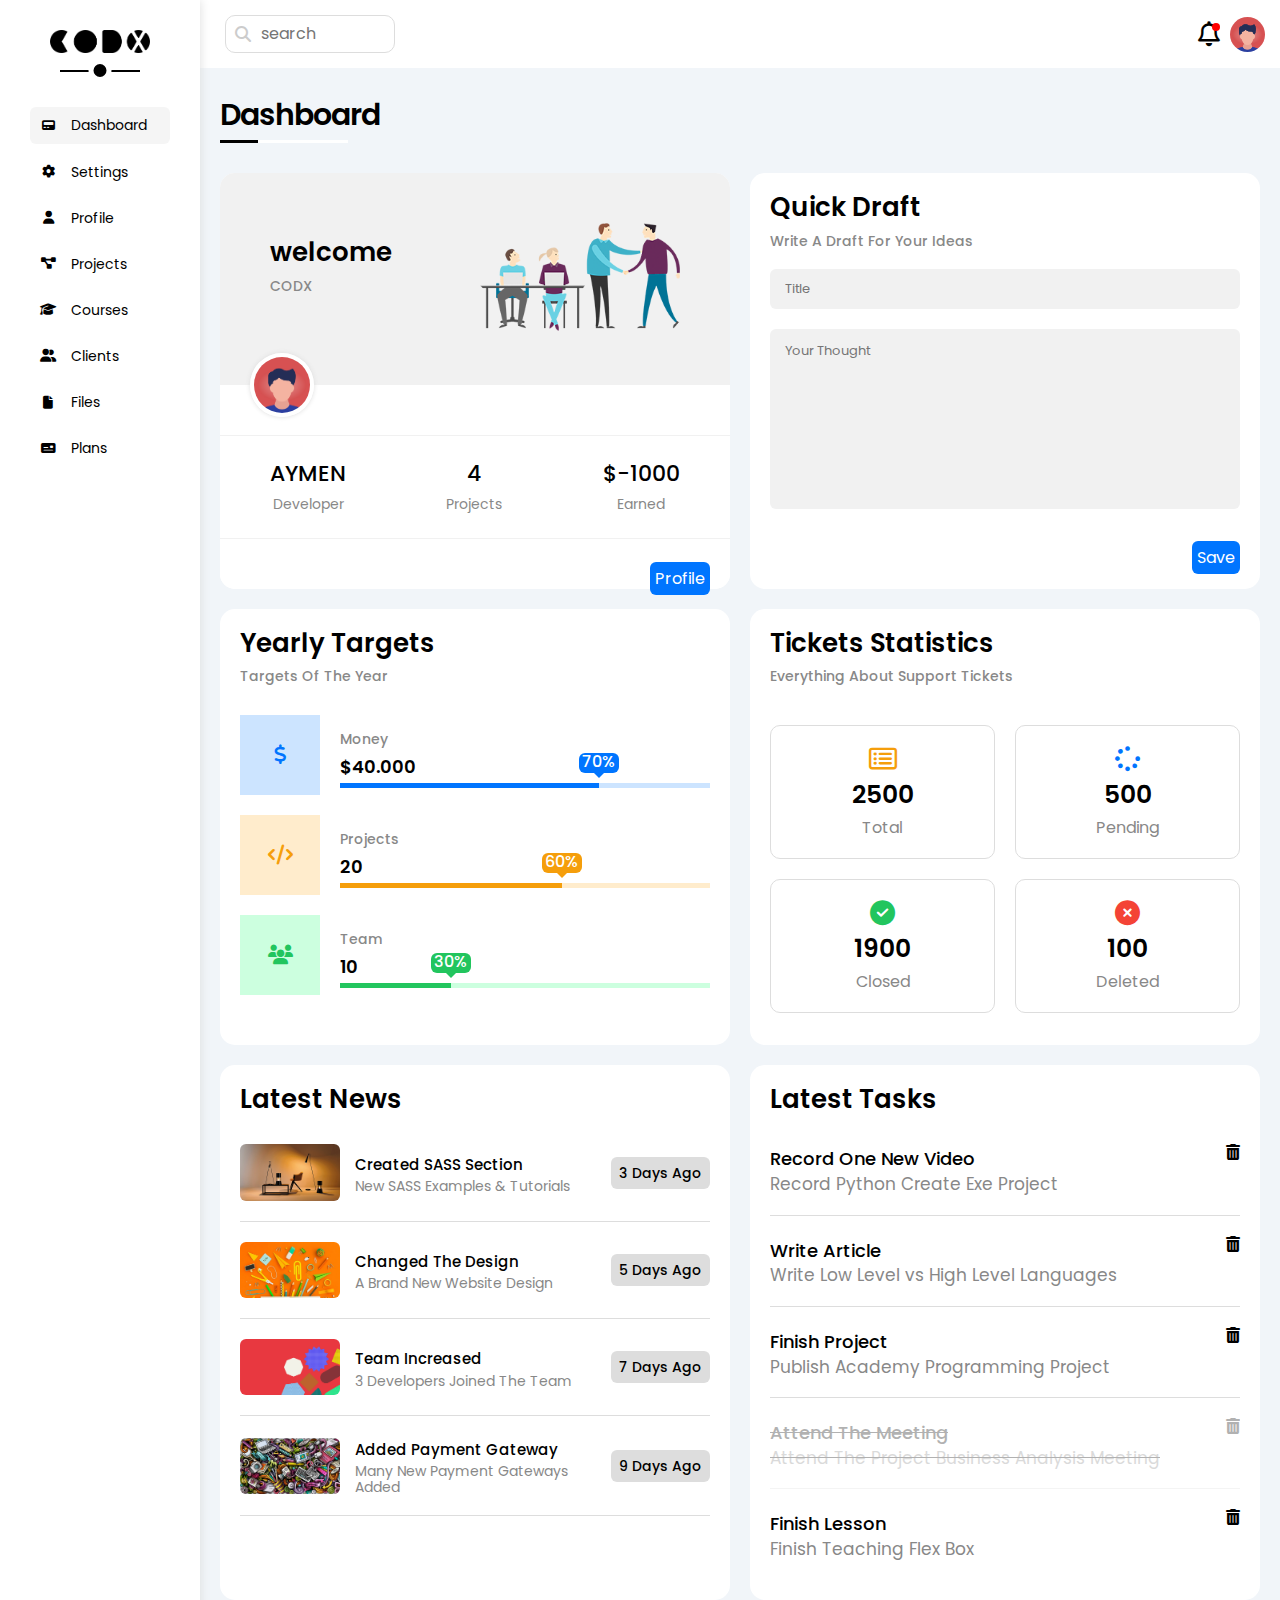
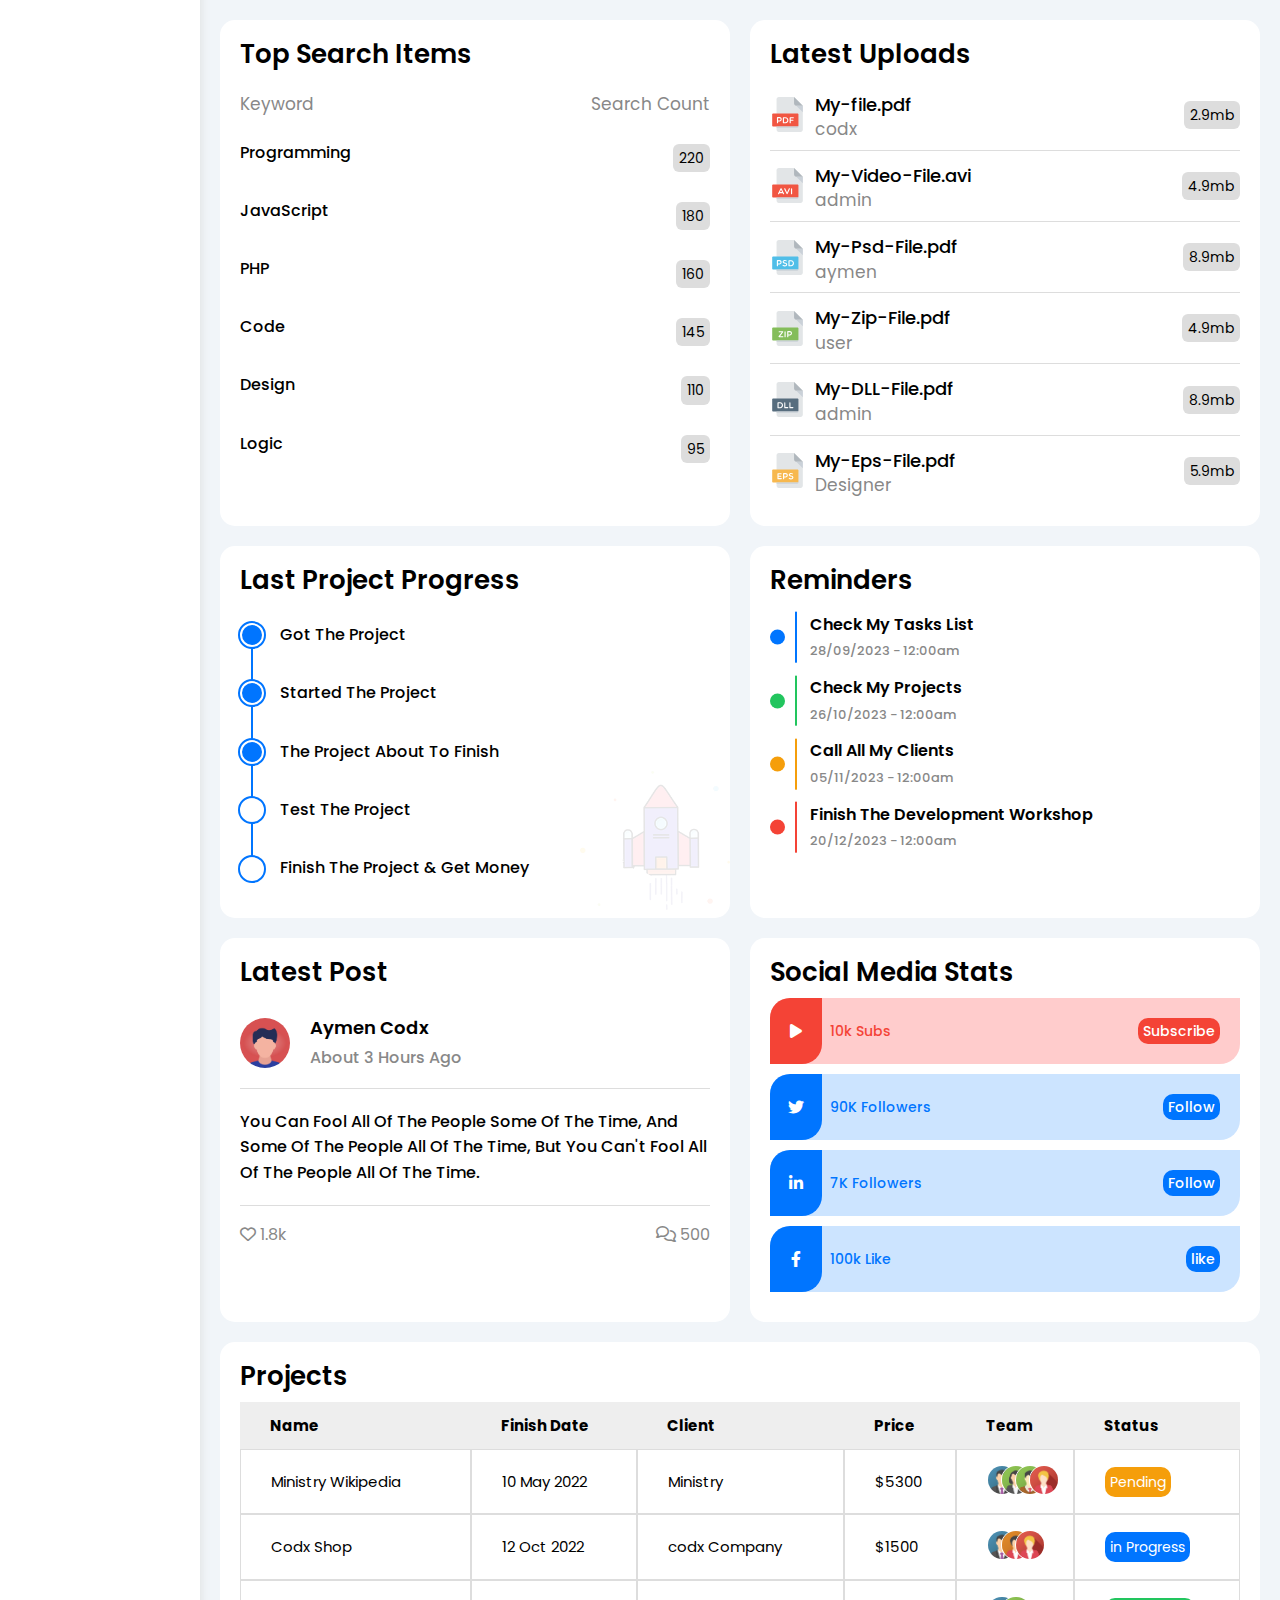
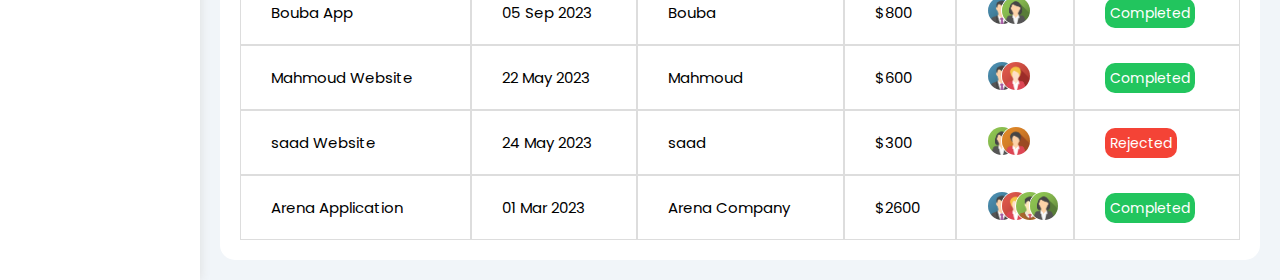
<file: index.html>
<!DOCTYPE html>
<html lang="en">
<head>
    <meta charset="UTF-8">
    <meta http-equiv="X-UA-Compatible" content="IE=edge">
    <meta name="viewport" content="width=device-width, initial-scale=1.0">
    <title>Dashboard</title>
    <!--normalize faile-->
    <link rel="stylesheet" href="https://cdnjs.cloudflare.com/ajax/libs/font-awesome/6.4.0/css/all.min.css" integrity="sha512-iecdLmaskl7CVkqkXNQ/ZH/XLlvWZOJyj7Yy7tcenmpD1ypASozpmT/E0iPtmFIB46ZmdtAc9eNBvH0H/ZpiBw==" crossorigin="anonymous" referrerpolicy="no-referrer" />
    <link rel="stylesheet" href="css/normalize.css">
    <!--icon faile-->
    <link rel="stylesheet" href="css/all.min.css">
    <!--main css faile-->
    <link rel="stylesheet" href="css/main-stayl.css">
    <!--font link-->
    <link rel="preconnect" href="https://fonts.googleapis.com">
    <link rel="preconnect" href="https://fonts.gstatic.com" crossorigin>
    <link href="https://fonts.googleapis.com/css2?family=Poppins:ital,wght@0,100;0,200;0,300;0,400;0,500;0,600;0,700;0,800;0,900;1,100;1,200;1,300;1,400;1,500;1,600;1,700;1,800;1,900&display=swap" rel="stylesheet">
<body>
    <section class="page">
        <!---start menu bar-->
        <div class="bar-menu">
            <div class="name-logo">
                <img src="img/logo2-black.png" alt="">
            </div>
            <ul>
                <li class="active"><a href="index.html"><i class="fa-solid fa-pager"></i><span>Dashboard</span></a></li>
                <li><a href="settings.html"><i class="fa-solid fa-gear"></i><span>Settings</span></a></li>
                <li><a href="profile.html"><i class="fa-solid fa-user"></i><span>Profile</span></a></li>
                <li><a href="projects.html"><i class="fa-solid fa-diagram-project"></i><span>Projects</span></a></li>
                <li><a href="courses.html"><i class="fa-solid fa-graduation-cap"></i><span>Courses</span></a></li>
                <li><a href="client.html"><i class="fa-solid fa-user-group"></i><span>Clients</span></a></li>
                <li><a href="files.html"><i class="fa-solid fa-file"></i> <span>Files</span></a></li>
                <li><a href="plans.html"><i class="fa-solid fa-money-check"></i><span>Plans</span></a></li>
            </ul>
        </div>
        <!---end menu bar-->
        <!--start main page-->
        <div class="main-page">
            <!--start research-bar-->
            <div class="research-bar">
                <div class="search">
                    <i class="fa-solid fa-magnifying-glass"></i>
                    <input type="search" name="" id="" placeholder="search">
                </div>
                <div class="nt-profile">
                    <span><i class="fa-regular fa-bell"></i></span>
                    <img src="img/portafolio-img.jpg" alt="">
                </div>
            </div>
            <!--end research-bar-->
            <!--start page-->
            <div class="main-title">
                <h2>Dashboard</h2>
            </div>

            <div class="container">
                <!--start welcome-->
                <div class="welcome global-box">
                    <div class="welcome-head">
                        <div class="welcome-tit">
                            <h3 class="title-h3">welcome</h3>
                            <p class="par-title">CODX</p>
                        </div>
                       <div class="img">
                        <img src="img/welcome.png" alt="">
                       </div>
                    </div>
                    <div class="conetent">
                        <img src="img/portafolio-img.jpg" alt="">
                        <div class="info">
                           <div class="text">
                            <h4>Aymen</h4>
                            <p>Developer</p>
                           </div>
                           <div class="text">
                            <h4>4</h4>
                            <p>Projects</p>
                           </div>
                           <div class="text">
                            <h4>$-1000</h4>
                            <p>Earned</p>
                           </div>
                        </div>
                        <div class="bott">
                            <a href="">Profile</a>
                        </div>
                    </div>
                </div>
                <!--end welcome-->
                <!---start quick-draft-->
                <div class="quick-draft global-box">
                    <div class="conetent">
                        <div class="mini-title">
                            <h3 class="title-h3">Quick Draft</h3>
                            <p class="par-title">Write A Draft For Your Ideas</p>
                        </div>
                        <div class="ideas">
                            <input type="text" name="" id="" placeholder="Title">
                            <textarea name="" id="" placeholder="Your Thought" spellcheck="false"></textarea>
                        </div>
                        <div class="bott">
                            <a href="">Save</a>
                        </div>

                    </div>
                </div>
                <!---end quick-draft-->
                <!---start Yearly Targets-->
                <div class="yearly-targ global-box">
                    <div class="conetent">
                        <div class="mini-title">
                            <h3 class="title-h3">Yearly Targets</h3>
                            <p class="par-title">Targets Of The Year</p>
                        </div>
                        <div class="bar-targets">
                            <div class="bar">
                                <div class="icon b-blue">
                                    <i class="fa-solid fa-dollar-sign c-blue"></i>
                                </div>
                                <div class="info">
                                    <p class="par-title p-10px">Money</p>
                                    <span>$40.000</span>
                                    <div class="bar-nuber b-blue">
                                        <span style="width: 70%;" class="back-blue">
                                        <span class="back-blue">
                                            70%
                                        </span>
                                    </span>
                                    </div>
                                </div>
                            </div>
                            <div class="bar">
                                <div class="icon b-orang">
                                    <i class="fa-solid fa-code c-orang"></i>
                                </div>  
                                <div class="info">
                                    <p class="par-title p-10px">Projects</p>
                                    <span>20</span>
                                    <div class="bar-nuber b-orang">
                                        <span style="width: 60%;" class="back-orang">
                                            <span class="back-orang">
                                                60%
                                            </span></span>
                                    </div>
                                </div>
                            </div>
                            <div class="bar">
                                <div class="icon b-green">
                                    <i class="fa-solid fa-users c-green"></i>
                                </div>
                                <div class="info">
                                    <p class="par-title p-10px">Team</p>
                                    <span>10</span>
                                    <div class="bar-nuber b-green">
                                        <span style="width:30%; " class="back-green"><span class="back-green">
                                            30%
                                        </span></span>
                                    </div>
                                </div>
                            </div>
                        </div>
                    </div>
                </div>
                <!---end Yearly Targets-->
                <!--start Tickets Statistics-->
                <div class="tickets global-box">
                    <div class="conetent">
                        <div class="mini-title">
                            <h3 class="title-h3">Tickets Statistics</h3>
                            <p class="par-title">Everything About Support Tickets</p>
                        </div>
                        <div class="box">
                            <div class="info">
                                <i class="fa-regular fa-rectangle-list c-orang"></i>
                                <span>2500</span>
                                <p>Total</p>
                            </div>
                            <div class="info">
                                <i class="fa-solid fa-spinner  c-blue"></i>
                                <span>500</span>
                                <p>Pending</p>
                            </div>
                            <div class="info">
                                <i class="fa-solid fa-circle-check c-green"></i>
                                <span>1900</span>
                                <p>Closed</p>
                            </div>
                            <div class="info">
                                <i class="fa-sharp fa-solid fa-circle-xmark c-red"></i>
                                <span>100</span>
                                <p>Deleted</p>
                            </div>
                        </div>
                    </div>
                </div>
                <!--end Tickets Statistics-->
                <!----start news-->
                <div class="news global-box">
                    <div class="conetent">
                        <div class="mini-title">
                            <h3 class="title-h3">Latest News</h3>
                        </div>
                        <div class="box">
                            <div class="cart">
                                
                                <div class="info">
                                    <img src="img/news-01.png" alt="">
                                    <span class="text">
                                        <h4>Created SASS Section</h4>
                                        <p>New SASS Examples & Tutorials</p>
                                    </span>
                                    <div class="days">
                                        <p>3 Days Ago</p>
                                    </div>
                                </div>
                                
                            </div>
                            <div class="cart">
                                
                                <div class="info">
                                    <img src="img/news-02.png" alt="">
                                    <span  class="text">
                                        <h4>Changed The Design</h4>
                                        <p>A Brand New Website Design</p>
                                    </span>
                                    <div class="days">
                                        <p>5 Days Ago</p>
                                    </div>
                                </div>
                                
                            </div>
                            <div class="cart">
                                
                                <div class="info">
                                    <img src="img/news-03.png" alt="">
                                    <span class="text">
                                        <h4>Team Increased</h4>
                                        <p>3 Developers Joined The Team</p>
                                    </span>
                                    <div class="days">
                                        <p>7 Days Ago</p>
                                    </div>
                                </div>
                                
                            </div>
                            <div class="cart">
                                
                                <div class="info">
                                    <img src="img/news-04.png" alt="">
                                    <span  class="text">
                                        <h4>Added Payment Gateway</h4>
                                        <p>Many New Payment Gateways Added</p>
                                    </span>
                                    <div class="days">
                                        <p>9 Days Ago</p>
                
                                    </div>
                                </div>
                                
                            </div>
                        </div>
                    </div>

                </div>
                <!----end news-->
                <!--- start latest tasks-->
                <div class="tasks global-box">
                    <div class="conetent">
                        <div class="mini-title">
                            <h3 class="title-h3">Latest Tasks</h3>
                        </div>
                        <div class="box">
                            <div class="cart">
                                <div class="info">
                                    <h4>Record One New Video</h4>
                                    <p>Record Python Create Exe Project</p>
                                </div>
                                <div class="icon">
                                    <a href=""><i class="fa-regular fa-trash-can"></i></a>
                                </div>
                            </div>
                            <div class="cart">
                                <div class="info">
                                    <h4>Write Article</h4>
                                    <p>Write Low Level vs High Level Languages</p>
                                </div>
                                <div class="icon">
                                    <a href=""><i class="fa-regular fa-trash-can"></i></a>
                                </div>
                            </div>
                            <div class="cart">
                                <div class="info">
                                    <h4>Finish Project</h4>
                                    <p>Publish Academy Programming Project</p>
                                </div>
                                <div class="icon">
                                    <a href=""><i class="fa-regular fa-trash-can"></i></a>
                                </div>
                            </div>
                            <div class="cart text-line-through">
                                <div class="info ">
                                    <h4>Attend The Meeting</h4>
                                    <p>Attend The Project Business Analysis Meeting</p>
                                </div>
                                <div class="icon">
                                    <a href=""><i class="fa-regular fa-trash-can"></i></a>
                                </div>
                            </div>
                            <div class="cart">
                                <div class="info">
                                    <h4>Finish Lesson</h4>
                                    <p>Finish Teaching Flex Box</p>
                                </div>
                                <div class="icon">
                                    <a href=""><i class="fa-regular fa-trash-can"></i></a>
                                </div>
                            </div>
                        </div>
                    </div>

                </div>
                <!--- end latest tasks-->
                <!--start top search-->
                <div class="top-search global-box">
                    <div class="conetent">
                        <div class="mini-title">
                            <h3 class="title-h3">Top Search Items</h3>
                        </div>
                        <div class="box">
                            <div class="cart">
                                <div class="info-title">
                                    <p>Keyword</p>
                                </div>
                                <div class="info-title">
                                   <p>Search Count</p>
                                </div>
                            </div>
                            <div class="cart">
                                <div class="info">
                                    <p>Programming</p>
                                </div>
                                <div class="number">
                                   <p>220</p>
                                </div>
                            </div>
                            <div class="cart">
                                <div class="info">
                                    <p>JavaScript</p>
                                </div>
                                <div class="number">
                                   <p>180</p>
                                </div>
                            </div>
                            <div class="cart">
                                <div class="info">
                                    <p>PHP</p>
                                </div>
                                <div class="number">
                                   <p>160</p>
                                </div>
                            </div>
                            <div class="cart">
                                <div class="info">
                                    <p>Code</p>
                                </div>
                                <div class="number">
                                   <p>145</p>
                                </div>
                            </div>
                            <div class="cart">
                                <div class="info">
                                    <p>Design</p>
                                </div>
                                <div class="number">
                                   <p>110</p>
                                </div>
                            </div>
                            <div class="cart">
                                <div class="info">
                                    <p>Logic</p>
                                </div>
                                <div class="number">
                                   <p>95</p>
                                </div>
                            </div>
                        </div>
                    </div>
                </div>
                <!--end top search-->
                <!---start latest uploads-->
                <div class="latest-uploads global-box">
                    <div class="conetent">
                        <div class="mini-title">
                            <h3 class="title-h3">Latest Uploads</h3>
                        </div>
                        <div class="box">
                            <div class="cart">
                                <div class="info">
                                    <img src="img/pdf.svg" alt="">
                                    <div class="text">
                                        <h4>My-file.pdf</h4>
                                        <p>codx</p>
                                    </div>
                                </div>
                                <div class="number">
                                   <p>2.9mb</p>
                                </div>
                            </div>
                            <div class="cart">
                                <div class="info">
                                    <img src="img/avi.svg" alt="">
                                    <div class="text">
                                        <h4>My-Video-File.avi</h4>
                                        <p>admin</p>
                                    </div>
                                </div>
                                <div class="number">
                                   <p>4.9mb</p>
                                </div>
                            </div>
                            <div class="cart">
                                <div class="info">
                                    <img src="img/psd.svg" alt="">
                                    <div class="text">
                                        <h4>My-Psd-File.pdf</h4>
                                        <p>aymen</p>
                                    </div>
                                </div>
                                <div class="number">
                                   <p>8.9mb</p>
                                </div>
                            </div>
                            <div class="cart">
                                <div class="info">
                                    <img src="img/zip.svg" alt="">
                                    <div class="text">
                                        <h4>My-Zip-File.pdf</h4>
                                        <p>user</p>
                                    </div>
                                </div>
                                <div class="number">
                                   <p>4.9mb</p>
                                </div>
                            </div>
                            <div class="cart">
                                <div class="info">
                                    <img src="img/dll.svg" alt="">
                                    <div class="text">
                                        <h4>My-DLL-File.pdf</h4>
                                        <p>admin</p>
                                    </div>
                                </div>
                                <div class="number">
                                   <p>8.9mb</p>
                                </div>
                            </div>
                            <div class="cart">
                                <div class="info">
                                    <img src="img/eps.svg" alt="">
                                    <div class="text">
                                        <h4>My-Eps-File.pdf</h4>
                                        <p>Designer</p>
                                    </div>
                                </div>
                                <div class="number">
                                   <p>5.9mb</p>
                                </div>
                            </div>
                        </div>
                    </div>
                </div>
                <!---end latest uploads-->
                <!--start last-project-->
                <div class="last-project global-box">
                    <div class="conetent">
                        <div class="mini-title">
                            <h3 class="title-h3">Last Project Progress</h3>
                        </div>
                        <div class="box">
                            <ul>
                                <li class="done">Got The Project</li>
                                <li class="done">Started The Project</li>
                                <li class="done">The Project About To Finish</li>
                                <li class="Progress">Test The Project</li>
                                <li>Finish The Project & Get Money</li>
                            </ul>
                        </div>
                    </div>
                        <div class="img">
                            <img src="img/project.png" alt="">
                        </div>
                    
                </div>
                <!--end last-project-->
                <!--start Reminders-->
                <div class="reminders global-box">
                    <div class="conetent">
                        <div class="mini-title">
                            <h3 class="title-h3">Reminders</h3>
                        </div>
                        <div class="box">
                            <ul>
                                <li class="blue"><span>Check My Tasks List</span>
                                    <p>28/09/2023 - 12:00am</p>
                                </li>
                                <li class="green"><span>Check My Projects</span>
                                    <p>26/10/2023 - 12:00am</p>
                                </li>
                                <li class="orange"><span>Call All My Clients</span>
                                    <p>05/11/2023 - 12:00am</p>
                                </li>
                                <li class="red"><span>Finish The Development Workshop</span>
                                    <p>20/12/2023 - 12:00am</p>
                                </li>
                               
                            </ul>
                        </div>
                    </div>
                </div>
                <!--end Reminders-->
                <!-- start Latest Post-->
                <div class="latest-post global-box">
                    <div class="conetent">
                        <div class="mini-title">
                            <h3 class="title-h3">Latest Post</h3>
                        </div>
                        <div class="prof">
                            <img src="img/portafolio-img.jpg" alt="">
                            <div class="info">
                                <h4>Aymen Codx</h4>
                                <p>About 3 Hours Ago</p>
                            </div>
                        </div>
                        <div class="text">
                            <p>You Can Fool All Of The People Some Of The Time, And Some Of The People All Of The Time, But You Can't Fool All Of The People All Of The Time.</p>
                        </div>
                        <div class="likes">
                            <span> <i class="fa-regular fa-heart"></i>1.8k</span>
                            <span><i class="fa-regular fa-comments"></i>500</span>
                        </div>
                    </div>
                </div>
                <!-- end Latest Post-->
                <!---start social media-->
                <div class="social-media global-box">
                    <div class="conetent">
                        <div class="mini-title">
                            <h3 class="title-h3">Social Media Stats</h3>
                        </div>
                        <div class="box b-red">
                            <i class="fa-solid fa-play back-red"></i>
                            <span class="c-red">10k Subs</span>
                            <a href="" class="back-red">Subscribe</a>
                        </div>
                        <div class="box b-blue">
                            <i class="fa-brands fa-twitter back-blue"></i>
                            <span class="c-blue">90K Followers</span>
                            <a href=""class="back-blue">Follow</a>
                        </div>
                        <div class="box b-blue">
                           
                            <i class="fa-brands fa-linkedin-in back-blue"></i>
                            <span class="c-blue">7K Followers</span>
                            <a href="" class="back-blue">Follow</a>
                        </div>
                        <div class="box b-blue">
                            <i class="fa-brands fa-facebook-f back-blue"></i>
                            <span class="c-blue">100k Like</span>
                            <a href="" class="back-blue">like</a>
                        </div>
                        
                        
                    </div>
                </div>
                <!---end social media-->
            </div>
            <!---START PROJECTS-->
            <div class="projects-table global-box">
                <div class="conetent">
                    <div class="mini-title">
                        <h3 class="title-h3">Projects</h3>
                    </div>
                    <div class="responsive-table">
                        <table>
                            <thead>
                                <tr>
                                    <th>Name</th>
                                    <th>Finish Date</th>
                                    <th>Client</th>
                                    <th>Price</th>
                                    <th>Team</th>
                                    <th>Status</th>
                                </tr>
                            </thead>
                            <tbody>
                                <tr>
                                    <td>Ministry Wikipedia</td>
                                    <td>10 May 2022</td>
                                    <td>Ministry</td>
                                    <td>$5300</td>
                                    <td><div class="img">
                                        <img src="img/team-01.png" alt="">
                                        <img src="img/team-02.png" alt="">
                                        <img src="img/team-03.png" alt="">
                                        <img src="img/team-05.png" alt="">
                                    </div></td>
                                    <td ><span class="back-orang">Pending</span></td>
                                </tr>
                                <tr>
                                    <td>Codx Shop</td>
                                    <td>12 Oct 2022</td>
                                    <td>codx Company</td>
                                    <td>$1500</td>
                                    <td><div class="img">
                                        <img src="img/team-01.png" alt="">                                       
                                        <img src="img/team-04.png" alt="">
                                        <img src="img/team-05.png" alt="">
                                    </div></td>
                                    <td ><span class="back-blue">in Progress</span></td>
                                </tr>
                                <tr>
                                    <td>Bouba App</td>
                                    <td>05 Sep 2023</td>
                                    <td>Bouba</td>
                                    <td>$800</td>
                                    <td><div class="img">
                                        <img src="img/team-01.png" alt="">
                                        <img src="img/team-02.png" alt="">
                                    </div></td>
                                    <td ><span class="back-green">Completed</span></td>
                                </tr>
                                <tr>
                                    <td>Mahmoud Website</td>
                                    <td>22 May 2023</td>
                                    <td>Mahmoud</td>
                                    <td>$600</td>
                                    <td><div class="img">
                                        <img src="img/team-01.png" alt="">
                                        <img src="img/team-05.png" alt="">
                                    </div></td>
                                    <td ><span class="back-green">Completed</span></td>
                                </tr>
                                <tr>
                                    <td>saad Website</td>
                                    <td>24 May 2023</td>
                                    <td>saad</td>
                                    <td>$300</td>
                                    <td><div class="img">
                                        <img src="img/team-02.png" alt="">
                                        <img src="img/team-04.png" alt="">
                                    </div></td>
                                    <td ><span class="back-red">Rejected</span></td>
                                </tr>
                                <tr>
                                    <td>Arena Application</td>
                                    <td>01 Mar 2023</td>
                                    <td>Arena Company</td>
                                    <td>$2600</td>
                                    <td><div class="img">
                                        <img src="img/team-01.png" alt="">
                                        <img src="img/team-05.png" alt="">
                                        <img src="img/team-03.png" alt="">
                                        <img src="img/team-02.png" alt="">
                                    </div></td>
                                    <td ><span class="back-green">Completed</span></td>
                                </tr>
                            </tbody>
                        </table>
                    </div>
                </div>
            </div>
            <!---end PROJECTS-->
            <!--end page-->
        </div>
        <!--end main page-->
    </section>
</body>
</html>
</file>
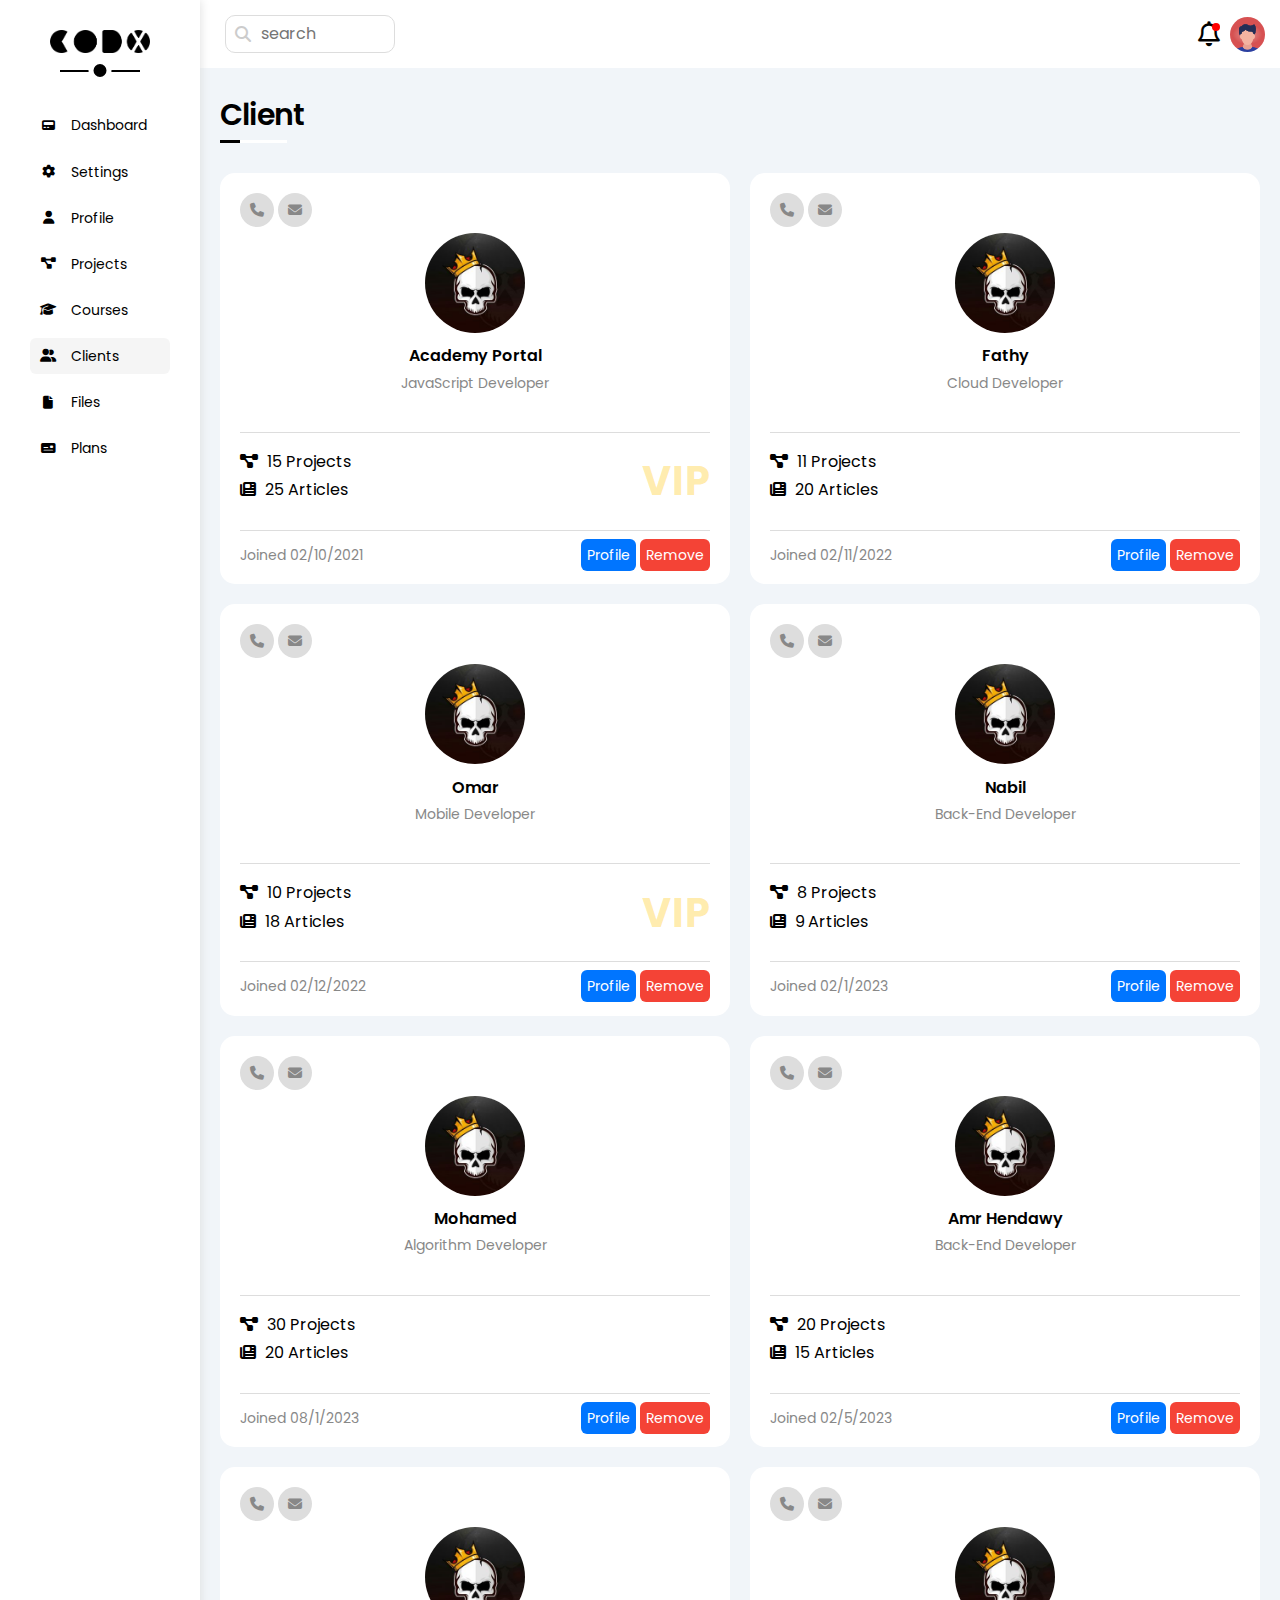
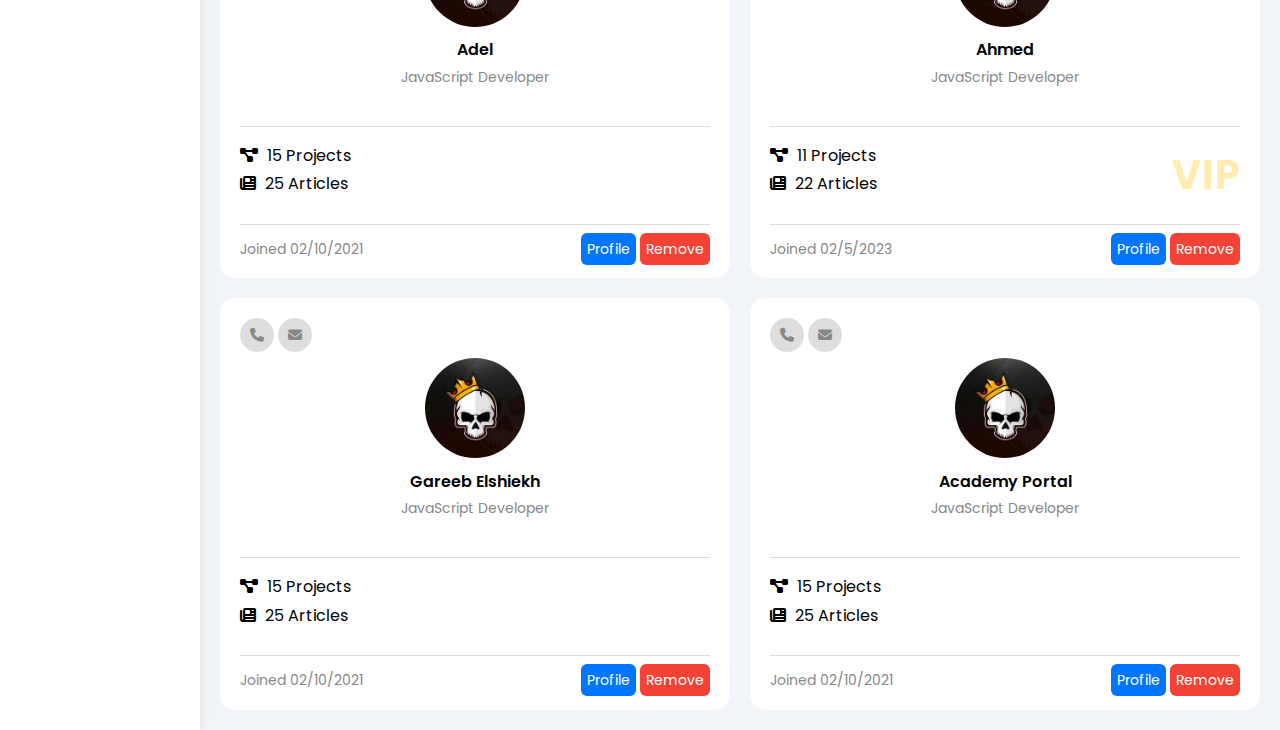
<file: client.html>
<!DOCTYPE html>
<html lang="en">
    <head>
        <meta charset="UTF-8">
        <meta http-equiv="X-UA-Compatible" content="IE=edge">
        <meta name="viewport" content="width=device-width, initial-scale=1.0">
        <title>Files</title>
        <!--normalize faile-->
        <link rel="stylesheet" href="https://cdnjs.cloudflare.com/ajax/libs/font-awesome/6.4.0/css/all.min.css" integrity="sha512-iecdLmaskl7CVkqkXNQ/ZH/XLlvWZOJyj7Yy7tcenmpD1ypASozpmT/E0iPtmFIB46ZmdtAc9eNBvH0H/ZpiBw==" crossorigin="anonymous" referrerpolicy="no-referrer" />
        <link rel="stylesheet" href="css/normalize.css">
        <!--icon faile-->
        <link rel="stylesheet" href="css/all.min.css">
        <!--main css faile-->
        <link rel="stylesheet" href="css/main-stayl.css">
        <!--font link-->
        <link rel="preconnect" href="https://fonts.googleapis.com">
        <link rel="preconnect" href="https://fonts.gstatic.com" crossorigin>
        <link href="https://fonts.googleapis.com/css2?family=Poppins:ital,wght@0,100;0,200;0,300;0,400;0,500;0,600;0,700;0,800;0,900;1,100;1,200;1,300;1,400;1,500;1,600;1,700;1,800;1,900&display=swap" rel="stylesheet">
        
    </head>
    <body>
        <section class="page">
                    <!---start menu bar-->
                    <div class="bar-menu">
                        <div class="name-logo">
                            <img src="img/logo2-black.png" alt="">
                        </div>
                        <ul>
                            <li ><a href="index.html"><i class="fa-solid fa-pager"></i><span>Dashboard</span></a></li>
                            <li ><a href="settings.html"><i class="fa-solid fa-gear"></i><span>Settings</span></a></li>
                            <li><a href="profile.html"><i class="fa-solid fa-user"></i><span>Profile</span></a></li>
                            <li ><a href="projects.html"><i class="fa-solid fa-diagram-project"></i><span>Projects</span></a></li>
                            <li ><a href="courses.html"><i class="fa-solid fa-graduation-cap"></i><span>Courses</span></a></li>
                            <li class="active"><a href="client.html"><i class="fa-solid fa-user-group"></i><span>Clients</span></a></li>
                            <li><a href="files.html"><i class="fa-solid fa-file"></i> <span>Files</span></a></li>
                            <li><a href="plans.html"><i class="fa-solid fa-money-check"></i><span>Plans</span></a></li>
                        </ul>
                    </div>
                    <!---end menu bar-->
                <!--start main page-->
        <div class="main-page">
            <!--start research-bar-->
            <div class="research-bar">
                <div class="search">
                    <i class="fa-solid fa-magnifying-glass"></i>
                    <input type="search" name="" id="" placeholder="search">
                </div>
                <div class="nt-profile">
                    <span><i class="fa-regular fa-bell"></i></span>
                    <img src="img/portafolio-img.jpg" alt="">
                </div>
            </div>
            <!--end research-bar-->
            <!--start page-->
            <div class="main-title">
                <h2>Client</h2>
            </div>
            <div class="container">   
                <div class="client global-box">
                    <div class="conetent">
                        <div class="top-cart">
                            <div class="icon">
                                <i class="fa-solid fa-phone"></i>
                                <i class="fa-solid fa-envelope"></i>
                            </div>
                            <div class="info">
                                <img src="img/friend-05.jpg" alt="">
                                <h4>Academy Portal</h4>
                                <span>JavaScript Developer</span>
                            </div>
                        </div>
                        <div class="vip-cart">
                                <ul>
                                    <li><i class="fa-solid fa-diagram-project"></i> 15 Projects</li>
                                    <li><i class="fa-solid fa-newspaper"></i> 25 Articles</li>
                                </ul>
                                <span>VIP</span>
                        </div>
                        <div class="bot-cart">
                            <span>Joined 02/10/2021</span>
                            <div class="bot">
                                 <a href="" class="back-blue">Profile</a>
                                <a href="" class="back-red">Remove</a>
                            </div>
                        </div>
                    </div>
                </div>
                <div class="client global-box">
                    <div class="conetent">
                        <div class="top-cart">
                            <div class="icon">
                                <i class="fa-solid fa-phone"></i>
                                <i class="fa-solid fa-envelope"></i>
                            </div>
                            <div class="info">
                                <img src="img/friend-05.jpg" alt="">
                                <h4>Fathy</h4>
                                <span>Cloud Developer</span>
                            </div>
                        </div>
                        <div class="vip-cart">
                                <ul>
                                    <li><i class="fa-solid fa-diagram-project"></i> 11 Projects</li>
                                    <li><i class="fa-solid fa-newspaper"></i> 20 Articles</li>
                                </ul>
                                
                        </div>
                        <div class="bot-cart">
                            <span>Joined 02/11/2022</span>
                            <div class="bot">
                                 <a href="" class="back-blue">Profile</a>
                                <a href="" class="back-red">Remove</a>
                            </div>
                        </div>
                    </div>
                </div>
                <div class="client global-box">
                    <div class="conetent">
                        <div class="top-cart">
                            <div class="icon">
                                <i class="fa-solid fa-phone"></i>
                                <i class="fa-solid fa-envelope"></i>
                            </div>
                            <div class="info">
                                <img src="img/friend-05.jpg" alt="">
                                <h4>Omar</h4>
                                <span>Mobile Developer</span>
                            </div>
                        </div>
                        <div class="vip-cart">
                                <ul>
                                    <li><i class="fa-solid fa-diagram-project"></i> 10 Projects</li>
                                    <li><i class="fa-solid fa-newspaper"></i> 18 Articles</li>
                                </ul>
                                <span>VIP</span>
                        </div>
                        <div class="bot-cart">
                            <span>Joined 02/12/2022</span>
                            <div class="bot">
                                 <a href="" class="back-blue">Profile</a>
                                <a href="" class="back-red">Remove</a>
                            </div>
                        </div>
                    </div>
                </div>
                <div class="client global-box">
                    <div class="conetent">
                        <div class="top-cart">
                            <div class="icon">
                                <i class="fa-solid fa-phone"></i>
                                <i class="fa-solid fa-envelope"></i>
                            </div>
                            <div class="info">
                                <img src="img/friend-05.jpg" alt="">
                                <h4>Nabil</h4>
                                <span>Back-End Developer</span>
                            </div>
                        </div>
                        <div class="vip-cart">
                                <ul>
                                    <li><i class="fa-solid fa-diagram-project"></i> 8 Projects</li>
                                    <li><i class="fa-solid fa-newspaper"></i> 9 Articles</li>
                                </ul>
                                
                        </div>
                        <div class="bot-cart">
                            <span>Joined 02/1/2023</span>
                            <div class="bot">
                                 <a href="" class="back-blue">Profile</a>
                                <a href="" class="back-red">Remove</a>
                            </div>
                        </div>
                    </div>
                </div>
                <div class="client global-box">
                    <div class="conetent">
                        <div class="top-cart">
                            <div class="icon">
                                <i class="fa-solid fa-phone"></i>
                                <i class="fa-solid fa-envelope"></i>
                            </div>
                            <div class="info">
                                <img src="img/friend-05.jpg" alt="">
                                <h4>Mohamed</h4>
                                <span>Algorithm Developer</span>
                            </div>
                        </div>
                        <div class="vip-cart">
                                <ul>
                                    <li><i class="fa-solid fa-diagram-project"></i> 30 Projects</li>
                                    <li><i class="fa-solid fa-newspaper"></i> 20 Articles</li>
                                </ul>
                            
                        </div>
                        <div class="bot-cart">
                            <span>Joined 08/1/2023</span>
                            <div class="bot">
                                 <a href="" class="back-blue">Profile</a>
                                <a href="" class="back-red">Remove</a>
                            </div>
                        </div>
                    </div>
                </div>
                <div class="client global-box">
                    <div class="conetent">
                        <div class="top-cart">
                            <div class="icon">
                                <i class="fa-solid fa-phone"></i>
                                <i class="fa-solid fa-envelope"></i>
                            </div>
                            <div class="info">
                                <img src="img/friend-05.jpg" alt="">
                                <h4>Amr Hendawy</h4>
                                <span>Back-End Developer</span>
                            </div>
                        </div>
                        <div class="vip-cart">
                                <ul>
                                    <li><i class="fa-solid fa-diagram-project"></i> 20 Projects</li>
                                    <li><i class="fa-solid fa-newspaper"></i> 15 Articles</li>
                                </ul>
                                
                        </div>
                        <div class="bot-cart">
                            <span>Joined 02/5/2023</span>
                            <div class="bot">
                                 <a href="" class="back-blue">Profile</a>
                                <a href="" class="back-red">Remove</a>
                            </div>
                        </div>
                    </div>
                </div>
                <div class="client global-box">
                    <div class="conetent">
                        <div class="top-cart">
                            <div class="icon">
                                <i class="fa-solid fa-phone"></i>
                                <i class="fa-solid fa-envelope"></i>
                            </div>
                            <div class="info">
                                <img src="img/friend-05.jpg" alt="">
                                <h4>Adel</h4>
                                <span>JavaScript Developer</span>
                            </div>
                        </div>
                        <div class="vip-cart">
                                <ul>
                                    <li><i class="fa-solid fa-diagram-project"></i> 15 Projects</li>
                                    <li><i class="fa-solid fa-newspaper"></i> 25 Articles</li>
                                </ul>
                                
                        </div>
                        <div class="bot-cart">
                            <span>Joined 02/10/2021</span>
                            <div class="bot">
                                 <a href="" class="back-blue">Profile</a>
                                <a href="" class="back-red">Remove</a>
                            </div>
                        </div>
                    </div>
                </div>
                <div class="client global-box">
                    <div class="conetent">
                        <div class="top-cart">
                            <div class="icon">
                                <i class="fa-solid fa-phone"></i>
                                <i class="fa-solid fa-envelope"></i>
                            </div>
                            <div class="info">
                                <img src="img/friend-05.jpg" alt="">
                                <h4>Ahmed </h4>
                                <span>JavaScript Developer</span>
                            </div>
                        </div>
                        <div class="vip-cart">
                                <ul>
                                    <li><i class="fa-solid fa-diagram-project"></i> 11 Projects</li>
                                    <li><i class="fa-solid fa-newspaper"></i> 22 Articles</li>
                                </ul>
                                <span>VIP</span>
                        </div>
                        <div class="bot-cart">
                            <span>Joined 02/5/2023</span>
                            <div class="bot">
                                 <a href="" class="back-blue">Profile</a>
                                <a href="" class="back-red">Remove</a>
                            </div>
                        </div>
                    </div>
                </div>
                <div class="client global-box">
                    <div class="conetent">
                        <div class="top-cart">
                            <div class="icon">
                                <i class="fa-solid fa-phone"></i>
                                <i class="fa-solid fa-envelope"></i>
                            </div>
                            <div class="info">
                                <img src="img/friend-05.jpg" alt="">
                                <h4>Gareeb Elshiekh</h4>
                                <span>JavaScript Developer</span>
                            </div>
                        </div>
                        <div class="vip-cart">
                                <ul>
                                    <li><i class="fa-solid fa-diagram-project"></i> 15 Projects</li>
                                    <li><i class="fa-solid fa-newspaper"></i> 25 Articles</li>
                                </ul>
                                
                        </div>
                        <div class="bot-cart">
                            <span>Joined 02/10/2021</span>
                            <div class="bot">
                                 <a href="" class="back-blue">Profile</a>
                                <a href="" class="back-red">Remove</a>
                            </div>
                        </div>
                    </div>
                </div>
                <div class="client global-box">
                    <div class="conetent">
                        <div class="top-cart">
                            <div class="icon">
                                <i class="fa-solid fa-phone"></i>
                                <i class="fa-solid fa-envelope"></i>
                            </div>
                            <div class="info">
                                <img src="img/friend-05.jpg" alt="">
                                <h4>Academy Portal</h4>
                                <span>JavaScript Developer</span>
                            </div>
                        </div>
                        <div class="vip-cart">
                                <ul>
                                    <li><i class="fa-solid fa-diagram-project"></i> 15 Projects</li>
                                    <li><i class="fa-solid fa-newspaper"></i> 25 Articles</li>
                                </ul>
                        </div>
                        <div class="bot-cart">
                            <span>Joined 02/10/2021</span>
                            <div class="bot">
                                 <a href="" class="back-blue">Profile</a>
                                <a href="" class="back-red">Remove</a>
                            </div>
                        </div>
                    </div>
                </div>
            </div>
</body>
</html>
</file>
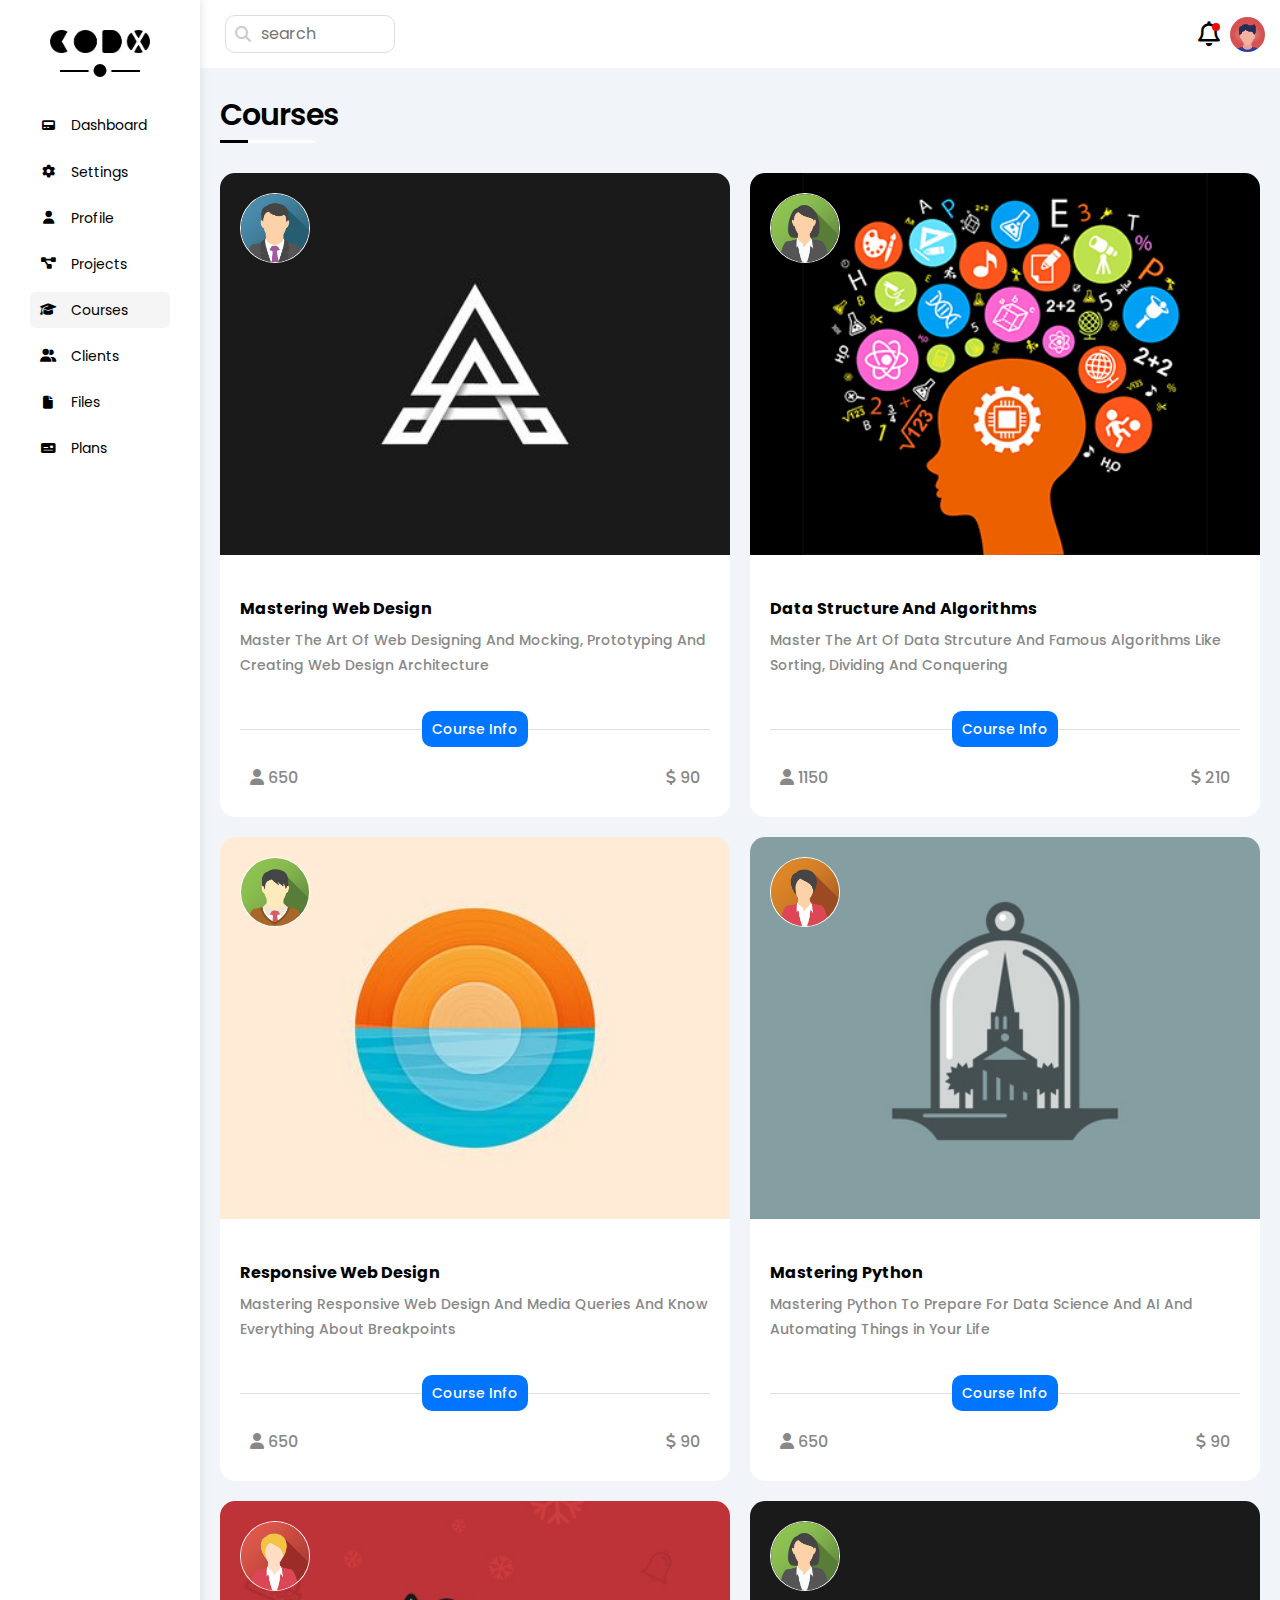
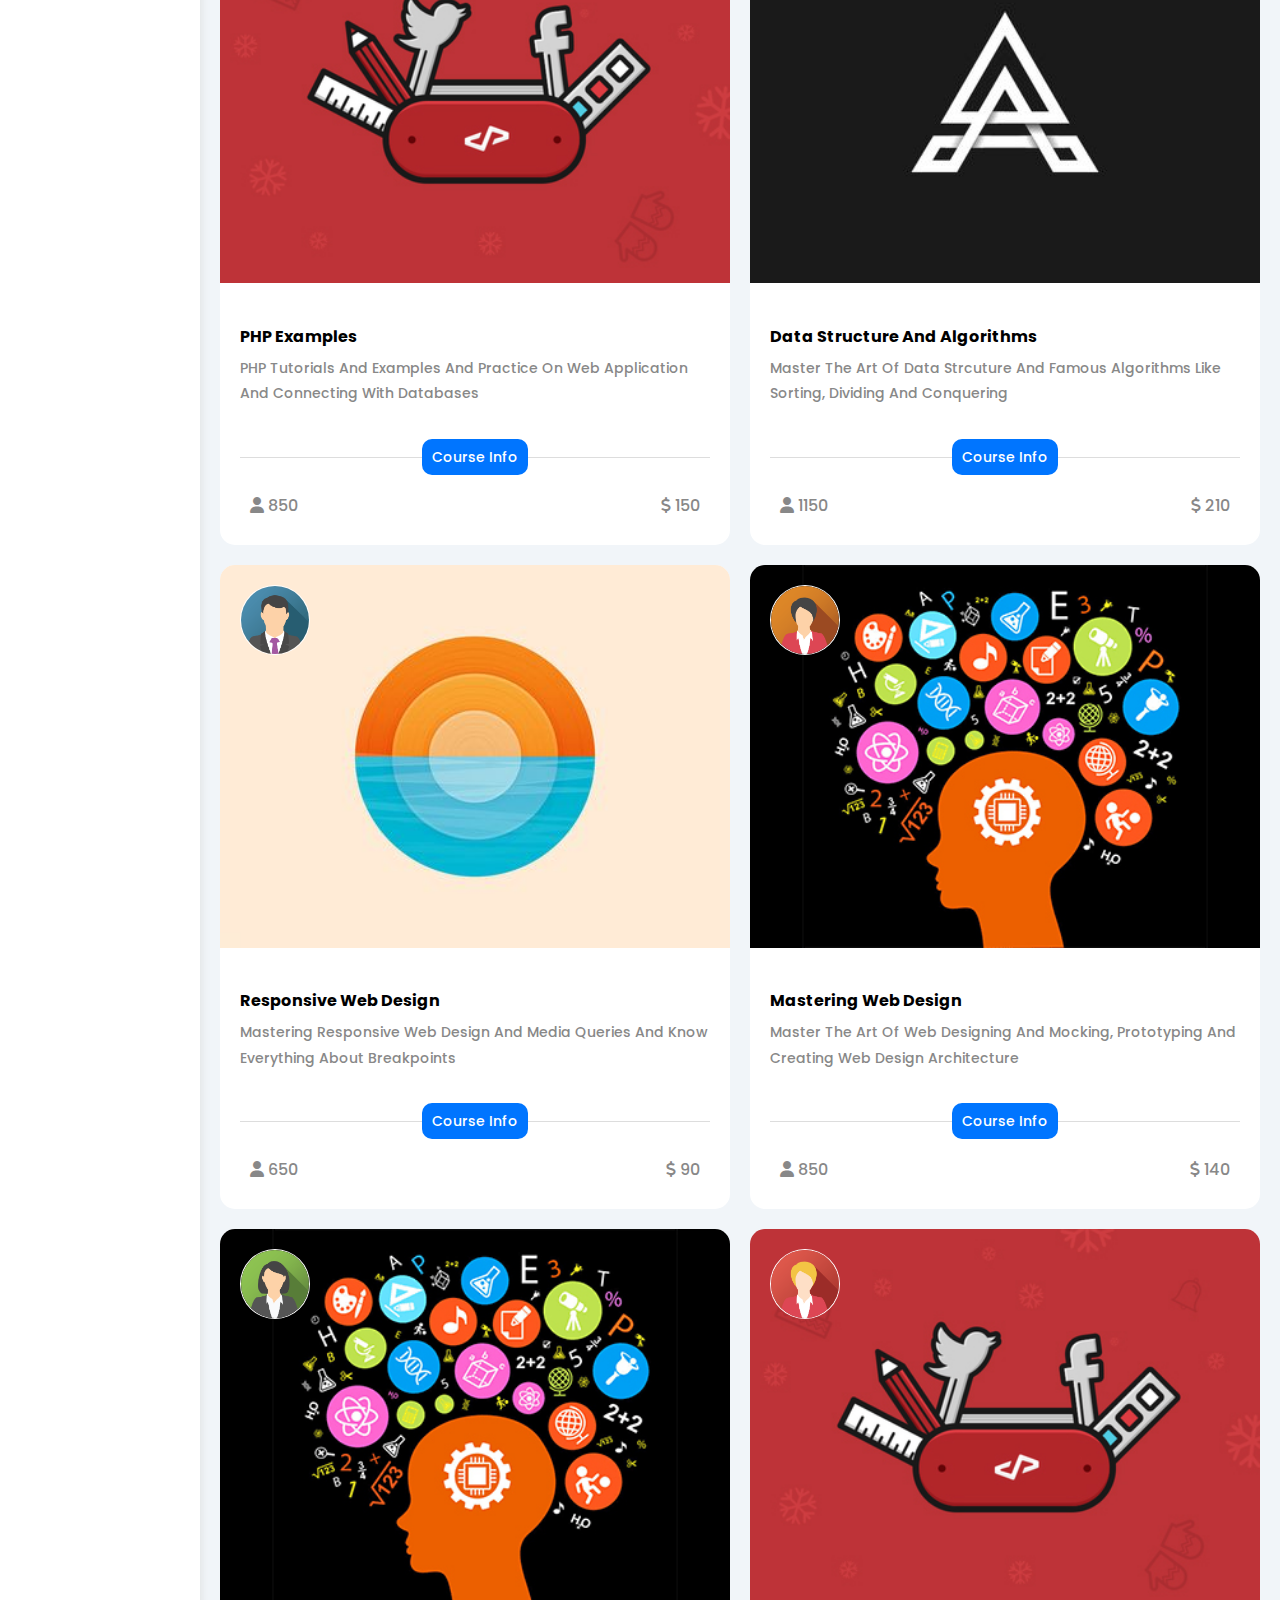
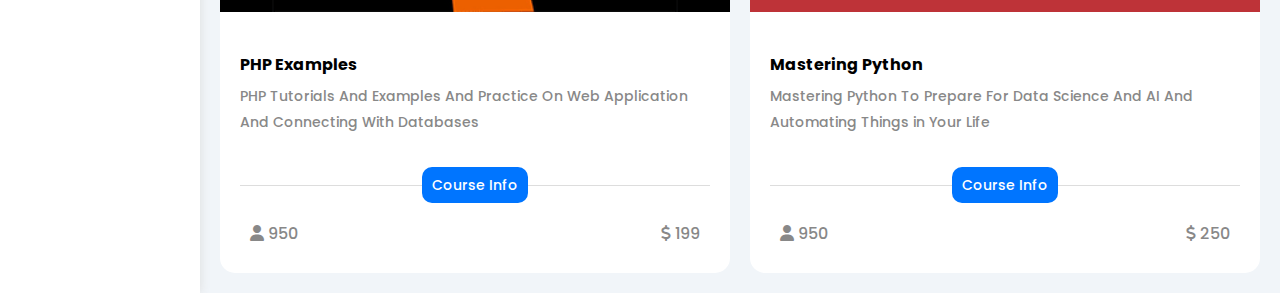
<file: courses.html>
<!DOCTYPE html>
<html lang="en">
    <head>
        <meta charset="UTF-8">
        <meta http-equiv="X-UA-Compatible" content="IE=edge">
        <meta name="viewport" content="width=device-width, initial-scale=1.0">
        <title>Courses</title>
        <!--normalize faile-->
        <link rel="stylesheet" href="https://cdnjs.cloudflare.com/ajax/libs/font-awesome/6.4.0/css/all.min.css" integrity="sha512-iecdLmaskl7CVkqkXNQ/ZH/XLlvWZOJyj7Yy7tcenmpD1ypASozpmT/E0iPtmFIB46ZmdtAc9eNBvH0H/ZpiBw==" crossorigin="anonymous" referrerpolicy="no-referrer" />
        <link rel="stylesheet" href="css/normalize.css">
        <!--icon faile-->
        <link rel="stylesheet" href="css/all.min.css">
        <!--main css faile-->
        <link rel="stylesheet" href="css/main-stayl.css">
        <!--font link-->
        <link rel="preconnect" href="https://fonts.googleapis.com">
        <link rel="preconnect" href="https://fonts.gstatic.com" crossorigin>
        <link href="https://fonts.googleapis.com/css2?family=Poppins:ital,wght@0,100;0,200;0,300;0,400;0,500;0,600;0,700;0,800;0,900;1,100;1,200;1,300;1,400;1,500;1,600;1,700;1,800;1,900&display=swap" rel="stylesheet">
        
    </head>
    <body>
        <section class="page">
                    <!---start menu bar-->
                    <div class="bar-menu">
                        <div class="name-logo">
                            <img src="img/logo2-black.png" alt="">
                        </div>
                        <ul>
                            <li ><a href="index.html"><i class="fa-solid fa-pager"></i><span>Dashboard</span></a></li>
                            <li ><a href="settings.html"><i class="fa-solid fa-gear"></i><span>Settings</span></a></li>
                            <li><a href="profile.html"><i class="fa-solid fa-user"></i><span>Profile</span></a></li>
                            <li ><a href="projects.html"><i class="fa-solid fa-diagram-project"></i><span>Projects</span></a></li>
                            <li class="active"><a href="courses.html"><i class="fa-solid fa-graduation-cap"></i><span>Courses</span></a></li>
                            <li><a href="client.html"><i class="fa-solid fa-user-group"></i><span>Clients</span></a></li>
                            <li><a href="files.html"><i class="fa-solid fa-file"></i> <span>Files</span></a></li>
                            <li><a href="plans.html"><i class="fa-solid fa-money-check"></i><span>Plans</span></a></li>
                        </ul>
                    </div>
                    <!---end menu bar-->
                <!--start main page-->
        <div class="main-page">
            <!--start research-bar-->
            <div class="research-bar">
                <div class="search">
                    <i class="fa-solid fa-magnifying-glass"></i>
                    <input type="search" name="" id="" placeholder="search">
                </div>
                <div class="nt-profile">
                    <span><i class="fa-regular fa-bell"></i></span>
                    <img src="img/portafolio-img.jpg" alt="">
                </div>
            </div>
            <!--end research-bar-->
            <!--start page-->
            <div class="main-title">
                <h2>Courses</h2>
            </div>
            <div class="container">   
                    <div class="courses global-box">
                        <img src="img/course-01.jpg" alt="">
                       <div class="conetent">
                            <div class="team-img">
                                <img src="img/team-01.png" alt="">
                            </div>
                            <div class="info">
                                <h4>Mastering Web Design</h4>
                                <p>Master The Art Of Web Designing And Mocking, Prototyping And Creating Web Design Architecture</p>
                            </div>
                            <div class="courses-info-title">
                                <h4>Course Info</h4>
                            </div>
                            <div class="icon">
                                <span><i class="fa-solid fa-user"></i> 650</span>
                                <span><i class="fa-solid fa-dollar-sign"></i> 90</span>
                            </div>
                       </div>
                    </div>
                    <div class="courses global-box">
                        <img src="img/course-02.jpg" alt="">
                       <div class="conetent">
                            <div class="team-img">
                                <img src="img/team-02.png" alt="">
                            </div>
                            <div class="info">
                                <h4>Data Structure And Algorithms</h4>
                                <p>Master The Art Of Data Strcuture And Famous Algorithms Like Sorting, Dividing And Conquering</p>
                            </div>
                            <div class="courses-info-title">
                                <h4>Course Info</h4>
                            </div>
                            <div class="icon">
                                <span><i class="fa-solid fa-user"></i> 1150</span>
                                <span><i class="fa-solid fa-dollar-sign"></i> 210</span>
                            </div>
                       </div>
                    </div>
                    <div class="courses global-box">
                        <img src="img/course-03.jpg" alt="">
                       <div class="conetent">
                            <div class="team-img">
                                <img src="img/team-03.png" alt="">
                            </div>
                            <div class="info">
                                <h4>Responsive Web Design</h4>
                                <p>Mastering Responsive Web Design And Media Queries And Know Everything About Breakpoints</p>
                            </div>
                            <div class="courses-info-title">
                                <h4>Course Info</h4>
                            </div>
                            <div class="icon">
                                <span><i class="fa-solid fa-user"></i> 650</span>
                                <span><i class="fa-solid fa-dollar-sign"></i> 90</span>
                            </div>
                       </div>
                    </div>
                    <div class="courses global-box">
                        <img src="img/course-04.jpg" alt="">
                       <div class="conetent">
                            <div class="team-img">
                                <img src="img/team-04.png" alt="">
                            </div>
                            <div class="info">
                                <h4>Mastering Python</h4>
                                <p>Mastering Python To Prepare For Data Science And AI And Automating Things in Your Life</p>
                            </div>
                            <div class="courses-info-title">
                                <h4>Course Info</h4>
                            </div>
                            <div class="icon">
                                <span><i class="fa-solid fa-user"></i> 650</span>
                                <span><i class="fa-solid fa-dollar-sign"></i> 90</span>
                            </div>
                       </div>
                    </div>
                    <div class="courses global-box">
                        <img src="img/course-05.jpg" alt="">
                       <div class="conetent">
                            <div class="team-img">
                                <img src="img/team-05.png" alt="">
                            </div>
                            <div class="info">
                                <h4>PHP Examples</h4>
                                <p>PHP Tutorials And Examples And Practice On Web Application And Connecting With Databases</p>
                            </div>
                            <div class="courses-info-title">
                                <h4>Course Info</h4>
                            </div>
                            <div class="icon">
                                <span><i class="fa-solid fa-user"></i>  850</span>
                                <span><i class="fa-solid fa-dollar-sign"></i> 150</span>
                            </div>
                       </div>
                    </div>
                    <div class="courses global-box">
                        <img src="img/course-01.jpg" alt="">
                       <div class="conetent">
                            <div class="team-img">
                                <img src="img/team-02.png" alt="">
                            </div>
                            <div class="info">
                                <h4>Data Structure And Algorithms</h4>
                                <p>Master The Art Of Data Strcuture And Famous Algorithms Like Sorting, Dividing And Conquering</p>
                            </div>
                            <div class="courses-info-title">
                                <h4>Course Info</h4>
                            </div>
                            <div class="icon">
                                <span><i class="fa-solid fa-user"></i> 1150</span>
                                <span><i class="fa-solid fa-dollar-sign"></i> 210</span>
                            </div>
                       </div>
                    </div>
                    <div class="courses global-box">
                        <img src="img/course-03.jpg" alt="">
                       <div class="conetent">
                            <div class="team-img">
                                <img src="img/team-01.png" alt="">
                            </div>
                            <div class="info">
                                <h4>Responsive Web Design</h4>
                                <p>Mastering Responsive Web Design And Media Queries And Know Everything About Breakpoints</p>
                            </div>
                            <div class="courses-info-title">
                                <h4>Course Info</h4>
                            </div>
                            <div class="icon">
                                <span><i class="fa-solid fa-user"></i> 650</span>
                                <span><i class="fa-solid fa-dollar-sign"></i> 90</span>
                            </div>
                       </div>
                    </div>
                    <div class="courses global-box">
                        <img src="img/course-02.jpg" alt="">
                       <div class="conetent">
                            <div class="team-img">
                                <img src="img/team-04.png" alt="">
                            </div>
                            <div class="info">
                                <h4>Mastering Web Design</h4>
                                <p>Master The Art Of Web Designing And Mocking, Prototyping And Creating Web Design Architecture</p>
                            </div>
                            <div class="courses-info-title">
                                <h4>Course Info</h4>
                            </div>
                            <div class="icon">
                                <span><i class="fa-solid fa-user"></i> 850</span>
                                <span><i class="fa-solid fa-dollar-sign"></i> 140</span>
                            </div>
                       </div>
                    </div>
                    <div class="courses global-box">
                        <img src="img/course-02.jpg" alt="">
                       <div class="conetent">
                            <div class="team-img">
                                <img src="img/team-02.png" alt="">
                            </div>
                            <div class="info">
                                <h4>PHP Examples</h4>
                                <p>PHP Tutorials And Examples And Practice On Web Application And Connecting With Databases</p>
                            </div>
                            <div class="courses-info-title">
                                <h4>Course Info</h4>
                            </div>
                            <div class="icon">
                                <span><i class="fa-solid fa-user"></i> 950</span>
                                <span><i class="fa-solid fa-dollar-sign"></i> 199</span>
                            </div>
                       </div>
                    </div>
                    <div class="courses global-box">
                        <img src="img/course-05.jpg" alt="">
                       <div class="conetent">
                            <div class="team-img">
                                <img src="img/team-05.png" alt="">
                            </div>
                            <div class="info">
                                <h4>Mastering Python</h4>
                                <p>Mastering Python To Prepare For Data Science And AI And Automating Things in Your Life</p>
                            </div>
                            <div class="courses-info-title">
                                <h4>Course Info</h4>
                            </div>
                            <div class="icon">
                                <span><i class="fa-solid fa-user"></i> 950</span>
                                <span><i class="fa-solid fa-dollar-sign"></i> 250</span>
                            </div>
                       </div>
                    </div>   
            </div>
        </div> 
    
</body>
</html>
</file>
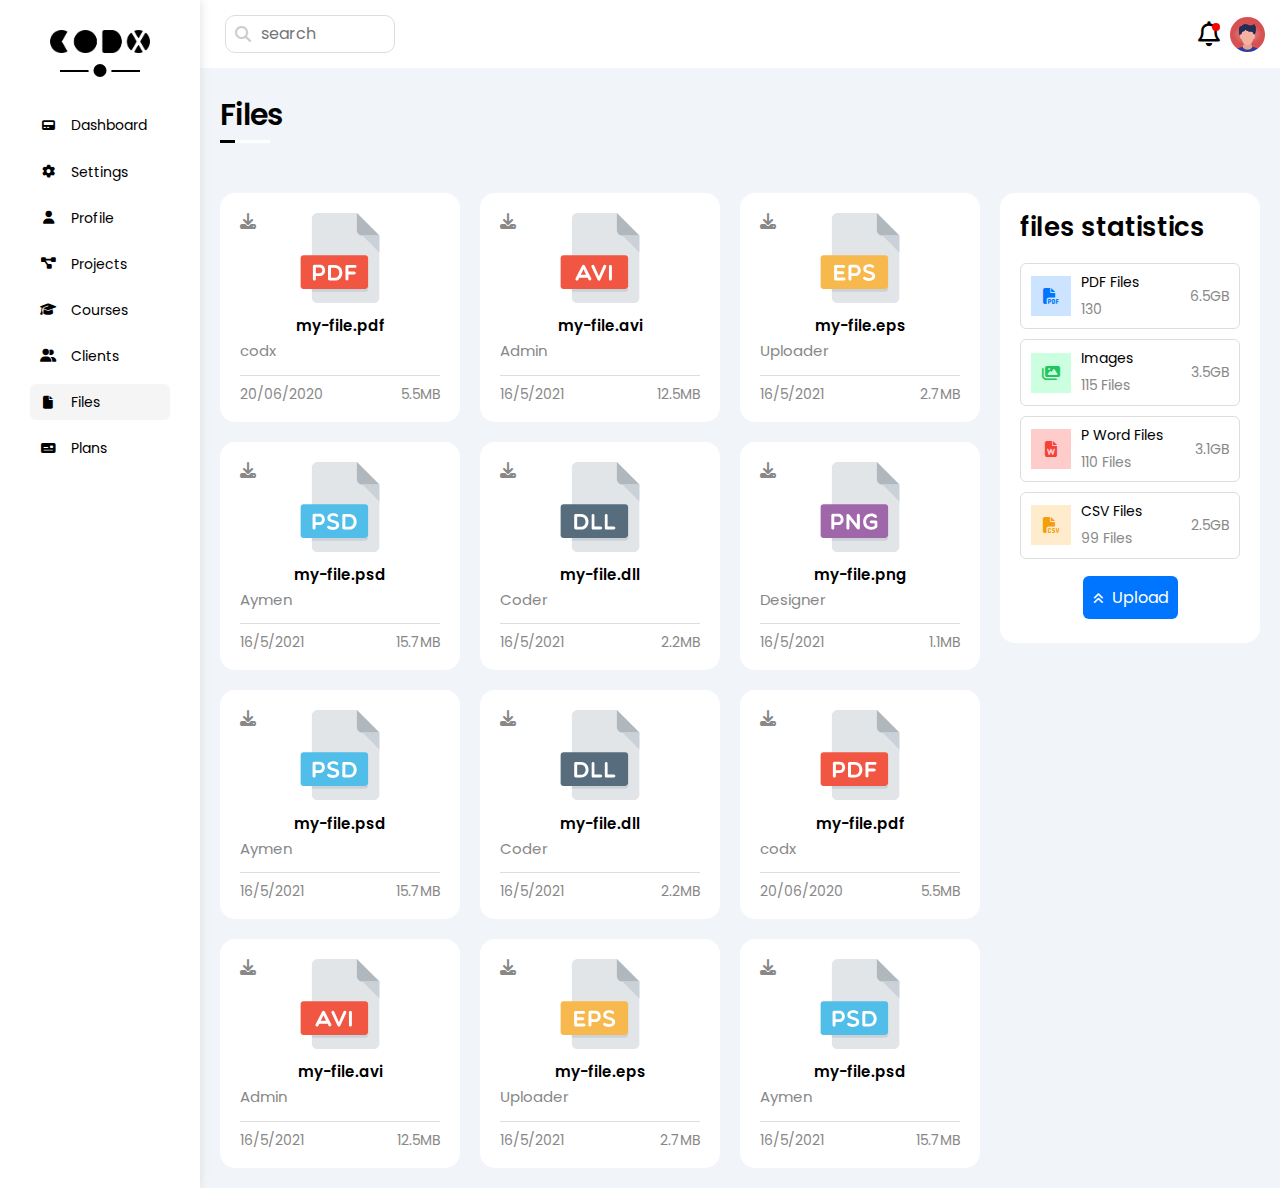
<file: files.html>
<!DOCTYPE html>
<html lang="en">
<head>
    <meta charset="UTF-8">
    <meta http-equiv="X-UA-Compatible" content="IE=edge">
    <meta name="viewport" content="width=device-width, initial-scale=1.0">
    <title>Client</title>
    <!--normalize faile-->
    <link rel="stylesheet" href="https://cdnjs.cloudflare.com/ajax/libs/font-awesome/6.4.0/css/all.min.css" integrity="sha512-iecdLmaskl7CVkqkXNQ/ZH/XLlvWZOJyj7Yy7tcenmpD1ypASozpmT/E0iPtmFIB46ZmdtAc9eNBvH0H/ZpiBw==" crossorigin="anonymous" referrerpolicy="no-referrer" />
    <link rel="stylesheet" href="css/normalize.css">
    <!--icon faile-->
    <link rel="stylesheet" href="css/all.min.css">
    <!--main css faile-->
    <link rel="stylesheet" href="css/main-stayl.css">
    <!--font link-->
    <link rel="preconnect" href="https://fonts.googleapis.com">
    <link rel="preconnect" href="https://fonts.gstatic.com" crossorigin>
    <link href="https://fonts.googleapis.com/css2?family=Poppins:ital,wght@0,100;0,200;0,300;0,400;0,500;0,600;0,700;0,800;0,900;1,100;1,200;1,300;1,400;1,500;1,600;1,700;1,800;1,900&display=swap" rel="stylesheet">
    
</head>
<body>
    <section class="page">
                <!---start menu bar-->
                <div class="bar-menu">
                    <div class="name-logo">
                        <img src="img/logo2-black.png" alt="">
                    </div>
                    <ul>
                        <li ><a href="index.html"><i class="fa-solid fa-pager"></i><span>Dashboard</span></a></li>
                        <li ><a href="settings.html"><i class="fa-solid fa-gear"></i><span>Settings</span></a></li>
                        <li><a href="profile.html"><i class="fa-solid fa-user"></i><span>Profile</span></a></li>
                        <li ><a href="projects.html"><i class="fa-solid fa-diagram-project"></i><span>Projects</span></a></li>
                        <li ><a href="courses.html"><i class="fa-solid fa-graduation-cap"></i><span>Courses</span></a></li>
                        <li ><a href="client.html"><i class="fa-solid fa-user-group"></i><span>Clients</span></a></li>
                        <li class="active"><a href="files.html"><i class="fa-solid fa-file"></i> <span>Files</span></a></li>
                        <li><a href="plans.html"><i class="fa-solid fa-money-check"></i><span>Plans</span></a></li>
                    </ul>
                </div>
                <!---end menu bar-->
            <!--start main page-->
    <div class="main-page">
        <!--start research-bar-->
        <div class="research-bar">
            <div class="search">
                <i class="fa-solid fa-magnifying-glass"></i>
                <input type="search" name="" id="" placeholder="search">
            </div>
            <div class="nt-profile">
                <span><i class="fa-regular fa-bell"></i></span>
                <img src="img/portafolio-img.jpg" alt="">
            </div>
        </div>
        <!--end research-bar-->
        <!--start page-->
        <div class="main-title">
            <h2>Files</h2>
        </div>
        <div class="files-page">
            <div class="files-statistics global-box">
                <div class="conetent">
                    <h3 class="title-h3">files statistics</h3>
                    <div class="box">
                        <i class="fa-solid fa-file-pdf b-blue c-blue"></i>
                        <div class="info">
                            <div class="text">
                                <h5>PDF Files</h5>
                                <span>130</span>
                            </div>
                            <span>6.5GB</span>
                        </div>
                    </div>
                    <div class="box">
                        <i class="fa-solid fa-images b-green c-green"></i>
                        <div class="info">
                            <div class="text">
                                <h5>Images</h5>
                                <span>115 Files</span>
                            </div>
                            <span>3.5GB</span>
                        </div>
                    </div>
                    <div class="box">
                        <i class="fa-solid fa-file-word b-red c-red"></i>
                        <div class="info">
                            <div class="text">
                                <h5>P
                                    Word Files</h5>
                                <span>110 Files</span>
                            </div>
                            <span>3.1GB</span>
                        </div>
                    </div>
                    <div class="box">
                        <i class="fa-solid fa-file-csv b-orang c-orang"></i>
                        <div class="info">
                            <div class="text">
                                <h5>CSV Files</h5>
                                <span>99 Files</span>
                            </div>
                            <span>2.5GB</span>
                        </div>
                    </div>
                </div>
                <div class="upload-bot">
                    <a href=""><i class="fa-solid fa-angles-up mr-10"></i>Upload</a>
                </div>
            </div>
            <div class="files">
                <div class="files-box global-box">
                    <div class="conetent">
                        <div class="top-box">
                            <i class="fa-solid fa-download "></i>
                            <img src="img/pdf.svg" alt="">
                            <h4>my-file.pdf</h4>
                            <span>codx</span>
                        </div>
                        <div class="bottom-box">
                            <span>20/06/2020</span>
                            <span>5.5MB</span>
                        </div>
                    </div>
                </div> 
                <div class="files-box global-box">
                    <div class="conetent">
                        <div class="top-box">
                            <i class="fa-solid fa-download "></i>
                            <img src="img/avi.svg" alt="">
                            <h4>my-file.avi</h4>
                            <span>Admin</span>
                        </div>
                        <div class="bottom-box">
                            <span>16/5/2021</span>
                            <span>12.5MB</span>
                        </div>
                    </div>
                </div> 
                <div class="files-box global-box">
                    <div class="conetent">
                        <div class="top-box">
                            <i class="fa-solid fa-download "></i>
                            <img src="img/eps.svg" alt="">
                            <h4>my-file.eps</h4>
                            <span>Uploader</span>
                        </div>
                        <div class="bottom-box">
                            <span>16/5/2021</span>
                            <span>2.7MB</span>
                        </div>
                    </div>
                </div> 
                <div class="files-box global-box">
                    <div class="conetent">
                        <div class="top-box">
                            <i class="fa-solid fa-download "></i>
                            <img src="img/psd.svg" alt="">
                            <h4>my-file.psd</h4>
                            <span>Aymen</span>
                        </div>
                        <div class="bottom-box">
                            <span>16/5/2021</span>
                            <span>15.7MB</span>
                        </div>
                    </div>
                </div> 
                <div class="files-box global-box">
                    <div class="conetent">
                        <div class="top-box">
                            <i class="fa-solid fa-download "></i>
                            <img src="img/dll.svg" alt="">
                            <h4>my-file.dll</h4>
                            <span>Coder</span>
                        </div>
                        <div class="bottom-box">
                            <span>16/5/2021</span>
                            <span>2.2MB</span>
                        </div>
                    </div>
                </div> 
                <div class="files-box global-box">
                    <div class="conetent">
                        <div class="top-box">
                            <i class="fa-solid fa-download "></i>
                            <img src="img/png.svg "alt="">
                            <h4>my-file.png</h4>
                            <span>Designer</span>
                        </div>
                        <div class="bottom-box">
                            <span>16/5/2021</span>
                            <span>1.1MB</span>
                        </div>
                    </div>
                </div>
                <div class="files-box global-box">
                    <div class="conetent">
                        <div class="top-box">
                            <i class="fa-solid fa-download "></i>
                            <img src="img/psd.svg" alt="">
                            <h4>my-file.psd</h4>
                            <span>Aymen</span>
                        </div>
                        <div class="bottom-box">
                            <span>16/5/2021</span>
                            <span>15.7MB</span>
                        </div>
                    </div>
                </div>  
                <div class="files-box global-box">
                    <div class="conetent">
                        <div class="top-box">
                            <i class="fa-solid fa-download "></i>
                            <img src="img/dll.svg" alt="">
                            <h4>my-file.dll</h4>
                            <span>Coder</span>
                        </div>
                        <div class="bottom-box">
                            <span>16/5/2021</span>
                            <span>2.2MB</span>
                        </div>
                    </div>
                </div> 
                <div class="files-box global-box">
                    <div class="conetent">
                        <div class="top-box">
                            <i class="fa-solid fa-download "></i>
                            <img src="img/pdf.svg" alt="">
                            <h4>my-file.pdf</h4>
                            <span>codx</span>
                        </div>
                        <div class="bottom-box">
                            <span>20/06/2020</span>
                            <span>5.5MB</span>
                        </div>
                    </div>
                </div> 
                <div class="files-box global-box">
                    <div class="conetent">
                        <div class="top-box">
                            <i class="fa-solid fa-download "></i>
                            <img src="img/avi.svg" alt="">
                            <h4>my-file.avi</h4>
                            <span>Admin</span>
                        </div>
                        <div class="bottom-box">
                            <span>16/5/2021</span>
                            <span>12.5MB</span>
                        </div>
                    </div>
                </div> 
                <div class="files-box global-box">
                    <div class="conetent">
                        <div class="top-box">
                            <i class="fa-solid fa-download "></i>
                            <img src="img/eps.svg" alt="">
                            <h4>my-file.eps</h4>
                            <span>Uploader</span>
                        </div>
                        <div class="bottom-box">
                            <span>16/5/2021</span>
                            <span>2.7MB</span>
                        </div>
                    </div>
                </div> 
                <div class="files-box global-box">
                    <div class="conetent">
                        <div class="top-box">
                            <i class="fa-solid fa-download "></i>
                            <img src="img/psd.svg" alt="">
                            <h4>my-file.psd</h4>
                            <span>Aymen</span>
                        </div>
                        <div class="bottom-box">
                            <span>16/5/2021</span>
                            <span>15.7MB</span>
                        </div>
                    </div>
                </div> 
            </div>  
               
        </div>
        

<body>
    
</body>
</html>
</file>
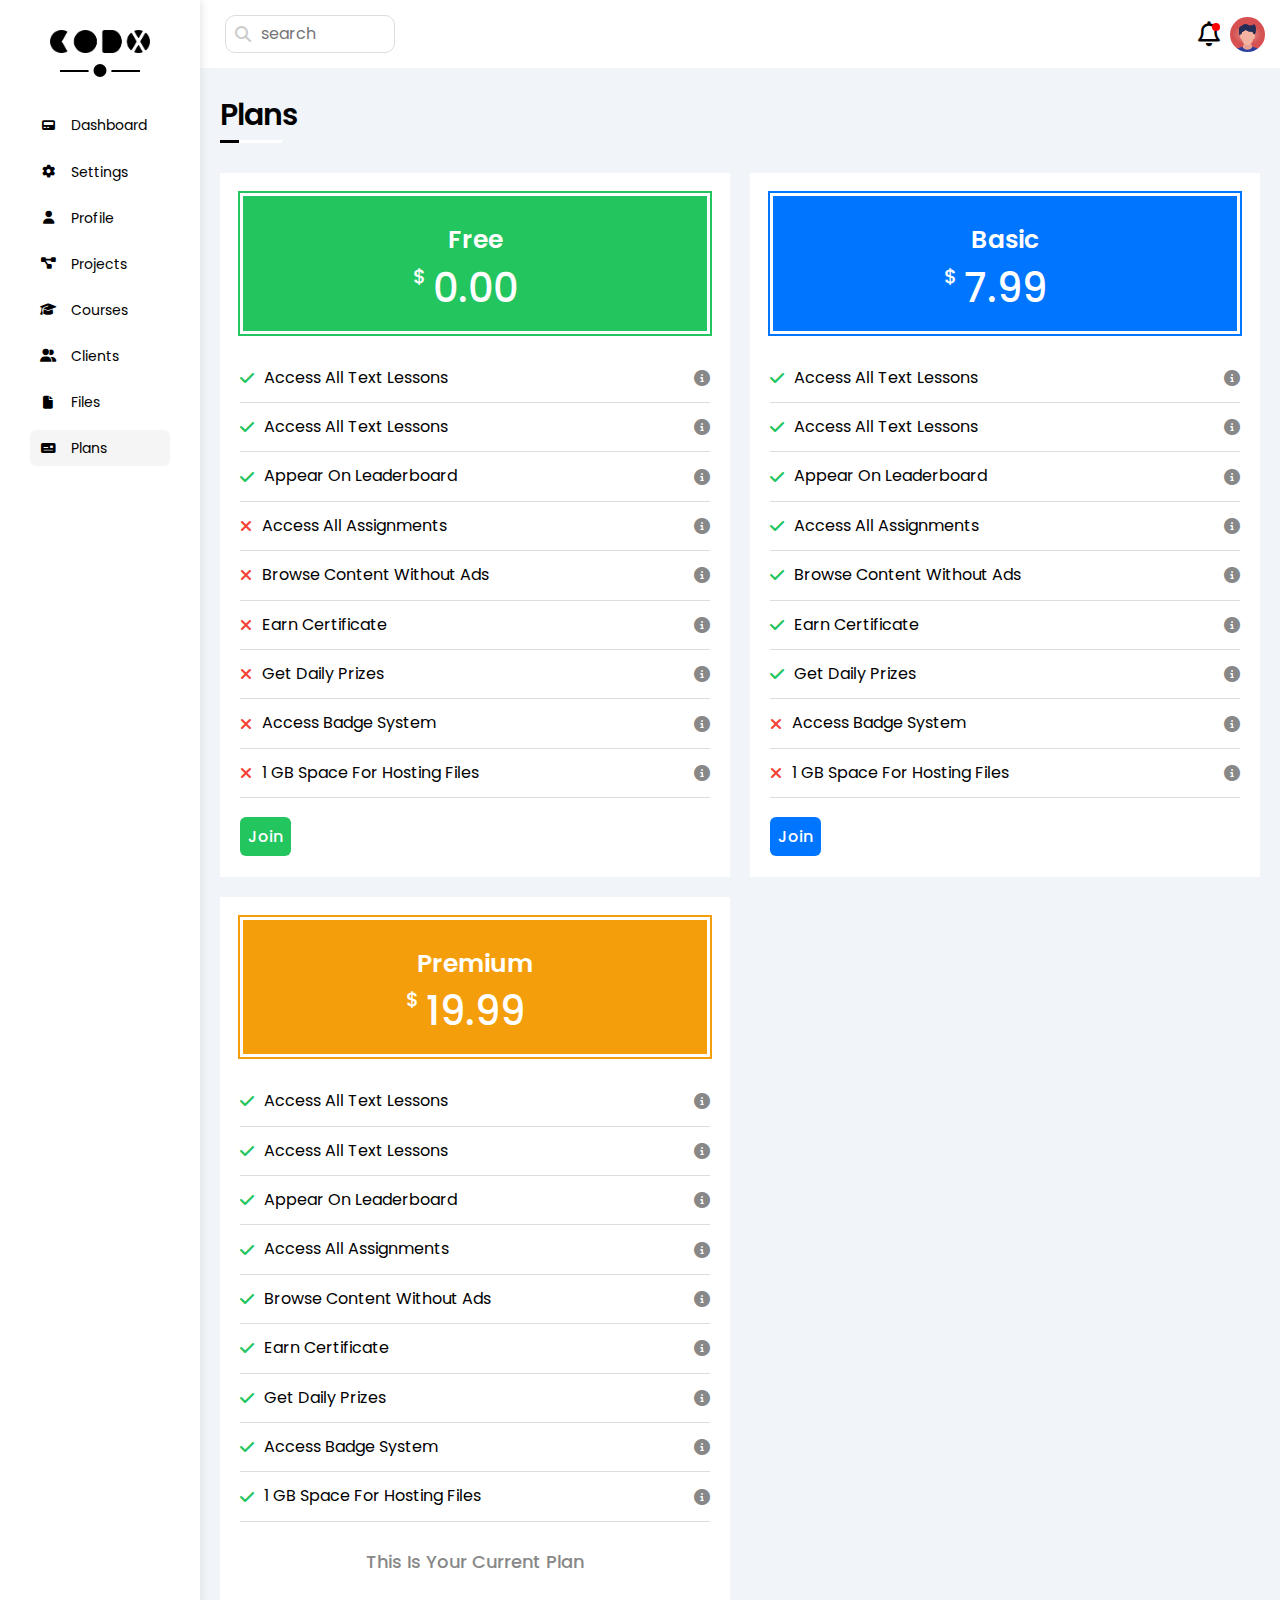
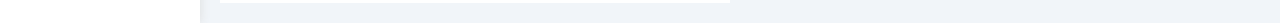
<file: plans.html>
<!DOCTYPE html>
<html lang="en">
    <head>
        <meta charset="UTF-8">
        <meta http-equiv="X-UA-Compatible" content="IE=edge">
        <meta name="viewport" content="width=device-width, initial-scale=1.0">
        <title>Plans</title>
        <!--normalize faile-->
        <link rel="stylesheet" href="https://cdnjs.cloudflare.com/ajax/libs/font-awesome/6.4.0/css/all.min.css" integrity="sha512-iecdLmaskl7CVkqkXNQ/ZH/XLlvWZOJyj7Yy7tcenmpD1ypASozpmT/E0iPtmFIB46ZmdtAc9eNBvH0H/ZpiBw==" crossorigin="anonymous" referrerpolicy="no-referrer" />
        <link rel="stylesheet" href="css/normalize.css">
        <!--icon faile-->
        <link rel="stylesheet" href="css/all.min.css">
        <!--main css faile-->
        <link rel="stylesheet" href="css/main-stayl.css">
        <!--font link-->
        <link rel="preconnect" href="https://fonts.googleapis.com">
        <link rel="preconnect" href="https://fonts.gstatic.com" crossorigin>
        <link href="https://fonts.googleapis.com/css2?family=Poppins:ital,wght@0,100;0,200;0,300;0,400;0,500;0,600;0,700;0,800;0,900;1,100;1,200;1,300;1,400;1,500;1,600;1,700;1,800;1,900&display=swap" rel="stylesheet">
        
    </head>
<body>
        <section class="page">
                <!---start menu bar-->
                <div class="bar-menu">
                    <div class="name-logo">
                        <img src="img/logo2-black.png" alt="">
                    </div>
                        <ul>
                            <li ><a href="index.html"><i class="fa-solid fa-pager"></i><span>Dashboard</span></a></li>
                            <li ><a href="settings.html"><i class="fa-solid fa-gear"></i><span>Settings</span></a></li>
                            <li><a href="profile.html"><i class="fa-solid fa-user"></i><span>Profile</span></a></li>
                            <li><a href="projects.html"><i class="fa-solid fa-diagram-project"></i><span>Projects</span></a></li>
                            <li><a href="courses.html"><i class="fa-solid fa-graduation-cap"></i><span>Courses</span></a></li>
                            <li><a href="client.html"><i class="fa-solid fa-user-group"></i><span>Clients</span></a></li>
                            <li><a href="files.html"><i class="fa-solid fa-file"></i> <span>Files</span></a></li>
                            <li class="active"><a href="plans.html"><i class="fa-solid fa-money-check"></i><span>Plans</span></a></li>
                        </ul>
                </div>
                    <!---end menu bar-->
                    <!--start main page-->
            <div class="main-page">
                <div class="research-bar">
                    <div class="search">
                        <i class="fa-solid fa-magnifying-glass"></i>
                        <input type="search" name="" id="" placeholder="search">
                    </div>
                    <div class="nt-profile">
                        <span><i class="fa-regular fa-bell"></i></span>
                        <img src="img/portafolio-img.jpg" alt="">
                    </div>
                </div>
                <!--end research-bar-->
                <!--start page-->
                <div class="main-title">
                    <h2>Plans</h2>
                </div>
                <div class="plans">
                    <div class="box">
                        <div class="conetent">
                            <div class="price back-green" style="border-color: white; outline-color: #22c55e;">
                                <h5>Free</h5>
                                <div class="price-number">
                                    <span>$</span>
                                    0.00
                                </div>
                            </div>
                            <div class="info">
                                <ul>
                                    <li><i class="fa-solid fa-check c-green"></i><span>Access All Text Lessons</span> <i class="fa-solid fa-circle-info  help"></i></li>
                                    <li><i class="fa-solid fa-check c-green"></i><span>Access All Text Lessons</span> <i class="fa-solid fa-circle-info help"></i></li>
                                    <li><i class="fa-solid fa-check c-green"></i><span>Appear On Leaderboard</span> <i class="fa-solid fa-circle-info help"></i></li>
                                    <li><i class="fa-solid fa-xmark c-red"></i><span>Access All Assignments</span> <i class="fa-solid fa-circle-info help"></i></li>
                                    <li><i class="fa-solid fa-xmark c-red"></i><span>Browse Content Without Ads</span> <i class="fa-solid fa-circle-info help"></i></li>
                                    <li><i class="fa-solid fa-xmark c-red"></i><span>Earn Certificate</span> <i class="fa-solid fa-circle-info help"></i></li>
                                    <li><i class="fa-solid fa-xmark c-red"></i><span>Get Daily Prizes</span> <i class="fa-solid fa-circle-info help"></i></li>
                                    <li><i class="fa-solid fa-xmark c-red"></i> <span>Access Badge System</span> <i class="fa-solid fa-circle-info help"></i></li>
                                    <li><i class="fa-solid fa-xmark c-red"></i><span>1 GB Space For Hosting Files</span> <i class="fa-solid fa-circle-info help" help></i></li>
                                </ul>
                            </div>
                            <div class="join-bot">
                                <a href="" class="back-green">Join</a>
                            </div>
                        </div>
                    </div>
                    <div class="box">
                        <div class="conetent">
                            <div class="price back-blue " style="border-color: white; outline-color: #0075ff;">
                                <h5>Basic</h5>
                                <div class="price-number">
                                    <span>$</span>
                                    7.99
                                </div>
                            </div>
                            <div class="info">
                                <ul>
                                    <li><i class="fa-solid fa-check c-green"></i><span>Access All Text Lessons</span> <i class="fa-solid fa-circle-info help"></i></li>
                                    <li><i class="fa-solid fa-check c-green"></i><span>Access All Text Lessons</span> <i class="fa-solid fa-circle-info help"></i></li>
                                    <li><i class="fa-solid fa-check c-green"></i><span>Appear On Leaderboard</span> <i class="fa-solid fa-circle-info help"></i></li>
                                    <li><i class="fa-solid fa-check c-green"></i><span>Access All Assignments</span> <i class="fa-solid fa-circle-info help"></i></li>
                                    <li><i class="fa-solid fa-check c-green"></i><span>Browse Content Without Ads</span> <i class="fa-solid fa-circle-info help"></i></li>
                                    <li><i class="fa-solid fa-check c-green"></i><span>Earn Certificate</span> <i class="fa-solid fa-circle-info help"></i></li>
                                    <li><i class="fa-solid fa-check c-green"></i><span>Get Daily Prizes</span> <i class="fa-solid fa-circle-info help"></i></li>
                                    <li><i class="fa-solid fa-xmark c-red"></i><span>Access Badge System</span> <i class="fa-solid fa-circle-info help"></i></li>
                                    <li><i class="fa-solid fa-xmark c-red"></i><span>1 GB Space For Hosting Files</span> <i class="fa-solid fa-circle-info help"></i></li>
                                </ul>
                            </div>
                            <div class="join-bot">
                                <a href="" class="back-blue">Join</a>
                            </div>
                        </div>
                    </div>
                    <div class="box">
                        <div class="conetent">
                            <div class="price back-orang" style="border-color: white; outline-color: #f59e0b;">
                                <h5>Premium</h5>
                                <div class="price-number">
                                    <span>$</span>
                                    19.99
                                </div>
                            </div>
                            <div class="info">
                                <ul>
                                    <li><i class="fa-solid fa-check c-green"></i><span>Access All Text Lessons</span> <i class="fa-solid fa-circle-info help"></i></li>
                                    <li><i class="fa-solid fa-check c-green"></i><span>Access All Text Lessons</span> <i class="fa-solid fa-circle-info help"></i></li>
                                    <li><i class="fa-solid fa-check c-green"></i><span>Appear On Leaderboard</span> <i class="fa-solid fa-circle-info help"></i></li>
                                    <li><i class="fa-solid fa-check c-green"></i><span>Access All Assignments</span> <i class="fa-solid fa-circle-info help"></i></li>
                                    <li><i class="fa-solid fa-check c-green"></i><span>Browse Content Without Ads</span> <i class="fa-solid fa-circle-info help"></i></li>
                                    <li><i class="fa-solid fa-check c-green"></i><span>Earn Certificate</span> <i class="fa-solid fa-circle-info help"></i></li>
                                    <li><i class="fa-solid fa-check c-green"></i><span>Get Daily Prizes</span> <i class="fa-solid fa-circle-info help"></i></li>
                                    <li><i class="fa-solid fa-check c-green"></i> <span>Access Badge System</span> <i class="fa-solid fa-circle-info help"></i></li>
                                    <li><i class="fa-solid fa-check c-green"></i><span>1 GB Space For Hosting Files</span> <i class="fa-solid fa-circle-info help"></i></li>
                                </ul>
                            </div>
                            <div class="current-plan">
                                <p>This Is Your Current Plan</p>
                            </div>
                        </div>
                    </div>
                    
                </div>
    
</body>
</html>
</file>
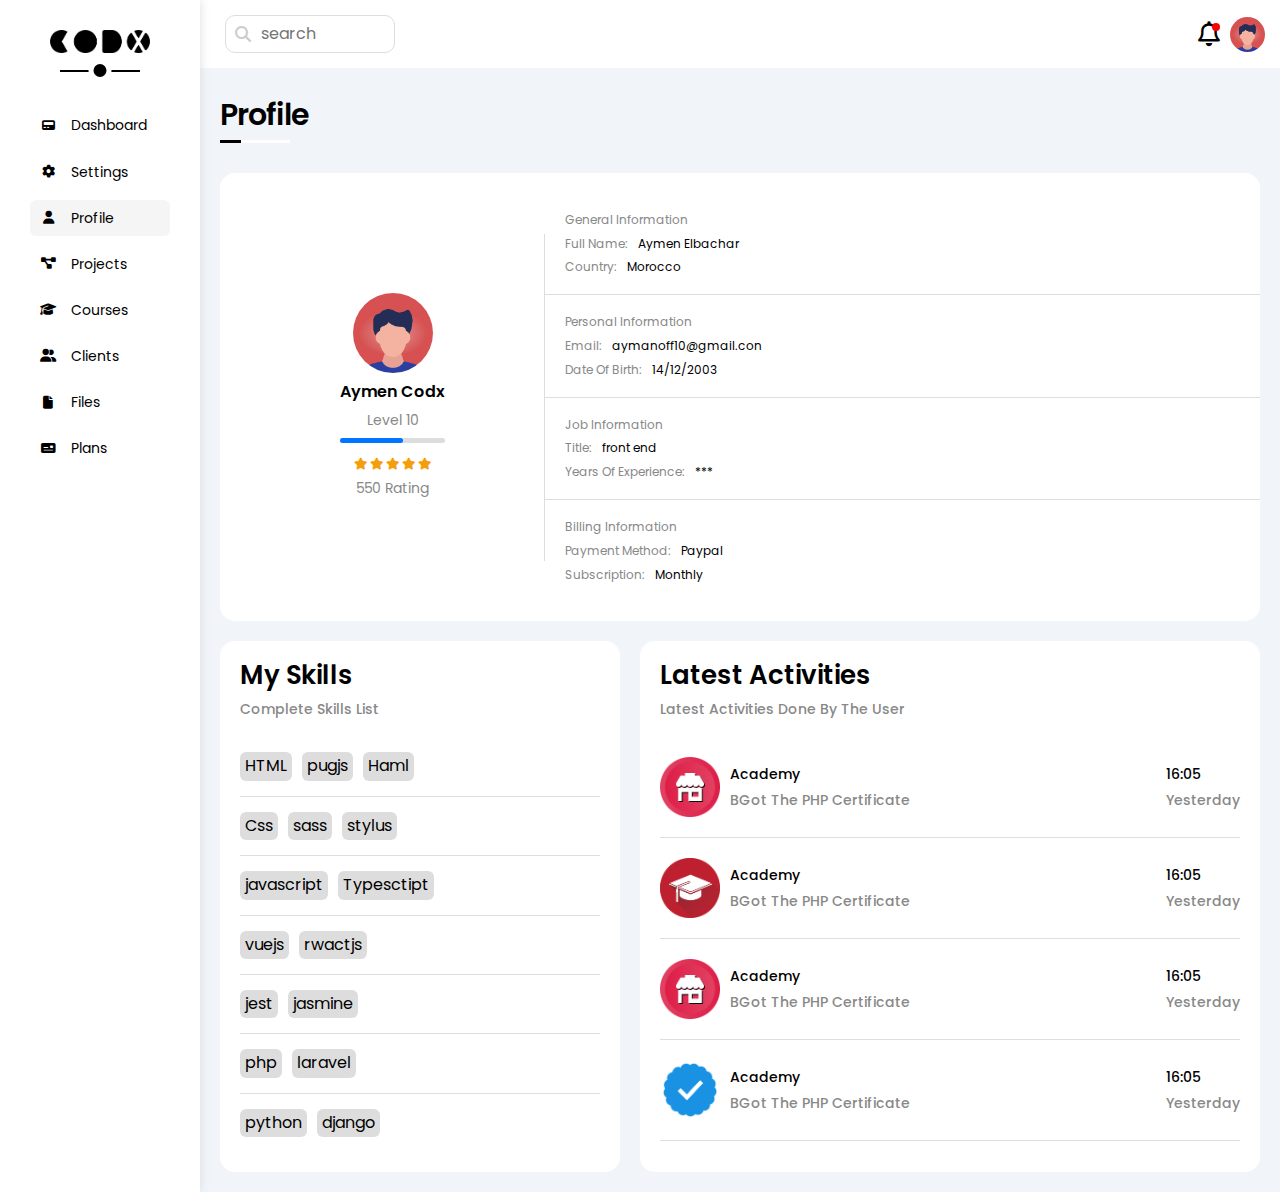
<file: profile.html>
<!DOCTYPE html>
<html lang="en">
<head>
    <meta charset="UTF-8">
    <meta http-equiv="X-UA-Compatible" content="IE=edge">
    <meta name="viewport" content="width=device-width, initial-scale=1.0">
    <title>Profile</title>
    <!--normalize faile-->
    <link rel="stylesheet" href="https://cdnjs.cloudflare.com/ajax/libs/font-awesome/6.4.0/css/all.min.css" integrity="sha512-iecdLmaskl7CVkqkXNQ/ZH/XLlvWZOJyj7Yy7tcenmpD1ypASozpmT/E0iPtmFIB46ZmdtAc9eNBvH0H/ZpiBw==" crossorigin="anonymous" referrerpolicy="no-referrer" />
    <link rel="stylesheet" href="css/normalize.css">
    <!--icon faile-->
    <link rel="stylesheet" href="css/all.min.css">
    <!--main css faile-->
    <link rel="stylesheet" href="css/main-stayl.css">
    <!--font link-->
    <link rel="preconnect" href="https://fonts.googleapis.com">
    <link rel="preconnect" href="https://fonts.gstatic.com" crossorigin>
    <link href="https://fonts.googleapis.com/css2?family=Poppins:ital,wght@0,100;0,200;0,300;0,400;0,500;0,600;0,700;0,800;0,900;1,100;1,200;1,300;1,400;1,500;1,600;1,700;1,800;1,900&display=swap" rel="stylesheet">
    
</head>
<body>
    <section class="page">
                <!---start menu bar-->
                <div class="bar-menu">
                    <div class="name-logo">
                        <img src="img/logo2-black.png" alt="">
                    </div>
                    <ul>
                        <li ><a href="index.html"><i class="fa-solid fa-pager"></i><span>Dashboard</span></a></li>
                        <li ><a href="settings.html"><i class="fa-solid fa-gear"></i><span>Settings</span></a></li>
                        <li class="active"><a href="profile.html"><i class="fa-solid fa-user"></i><span>Profile</span></a></li>
                        <li><a href="projects.html"><i class="fa-solid fa-diagram-project"></i><span>Projects</span></a></li>
                        <li><a href="courses.html"><i class="fa-solid fa-graduation-cap"></i><span>Courses</span></a></li>
                        <li><a href="client.html"><i class="fa-solid fa-user-group"></i><span>Clients</span></a></li>
                        <li><a href="files.html"><i class="fa-solid fa-file"></i> <span>Files</span></a></li>
                        <li><a href="plans.html"><i class="fa-solid fa-money-check"></i><span>Plans</span></a></li>
                    </ul>
                </div>
                <!---end menu bar-->
                <!--start main page-->
        <div class="main-page">
            <!--start research-bar-->
            <div class="research-bar">
                <div class="search">
                    <i class="fa-solid fa-magnifying-glass"></i>
                    <input type="search" name="" id="" placeholder="search">
                </div>
                <div class="nt-profile">
                    <span><i class="fa-regular fa-bell"></i></span>
                    <img src="img/portafolio-img.jpg" alt="">
                </div>
            </div>
            <!--end research-bar-->
            <!--start page-->
            <!----->
            <div class="main-title">
                <h2>Profile</h2>
            </div>
                <div class="profile global-box">
                    <div class="conetent">
                        <div class="phot-profile">
                            <img src="img/portafolio-img.jpg" alt="">
                            <h4>Aymen Codx</h4>
                            <span class="text">Level 10</span>
                            <div class="bar">
                                <span style="width: 60%;"></span>
                            </div>
                            <div class="starts">
                                <i class="fa-solid fa-star"></i>
                                <i class="fa-solid fa-star"></i>
                                <i class="fa-solid fa-star"></i>
                                <i class="fa-solid fa-star"></i>
                                <i class="fa-solid fa-star"></i>
                            </div>
                            <span class="text">550 Rating</span>

                        </div>
                        <div class="profile-info">
                            <div class="box">
                                <span>General Information</span>
                                <div class="info">
                                    <span>Full Name:</span>
                                    <p>Aymen Elbachar</p>
                                </div>
                                <div class="info">
                                    <span>Country:</span>
                                    <p>Morocco</p>
                                </div>
                            </div>
                            <div class="box">
                                <span>Personal Information</span>
                                <div class="info">
                                    <span>Email:</span>
                                    <p>aymanoff10@gmail.con</p>
                                </div>
                                <div class="info">
                                    <span>Date Of Birth: </span>
                                    <p>14/12/2003</p>
                                </div>
                            </div>
                            <div class="box">
                                <span>Job Information</span>
                                <div class="info">
                                    <span>Title:</span>
                                    <p>front end</p>
                                </div>
                                <div class="info">
                                    <span>Years Of Experience:</span>
                                    <p>***</p>
                                </div>
                            </div>
                            <div class="box">
                                <span>Billing Information</span>
                                <div class="info">
                                    <span>Payment Method: </span>
                                    <p>Paypal</p>
                                </div>
                                <div class="info">
                                    <span>Subscription:</span>
                                    <p>Monthly</p>
                                </div>
                            </div>
                        </div>
                        
                    </div>
                    
                </div>
                <div class="skills">
                        <div class="my-skills global-box">
                            <div class="conetent">
                                <div class="welcome-tit">
                                    <h3 class="title-h3">My Skills</h3>
                                    <p class="par-title">Complete Skills List</p>
                                </div>
                               <div class="box">
                                    <div class="skill">
                                        <p>HTML</p>
                                        <p>pugjs</p>
                                        <p>Haml</p>
                                    </div>
                                    <div class="skill">
                                        <p>Css</p>
                                        <p>sass</p>
                                        <p>stylus</p>
                                    </div>
                                    <div class="skill">
                                        <p>javascript</p>
                                        <p>Typesctipt</p>
                                        
                                    </div>
                                    <div class="skill">
                                        <p>vuejs</p>
                                        <p>rwactjs</p>
                                    </div>
                                    <div class="skill">
                                        <p>jest</p>
                                        <p>jasmine</p>
                                        
                                    </div>
                                    <div class="skill">
                                        <p>php</p>
                                        <p>laravel</p>
                                        
                                    </div>
                                    <div class="skill">
                                        <p>python</p>
                                        <p>django</p>
                                        
                                    </div>
                               </div>
                            </div>
                        </div>
                        <div class="latest-activities global-box">
                           <div class="conetent">
                                <div class="welcome-tit">
                                    <h3 class="title-h3">Latest Activities</h3>
                                    <p class="par-title">Latest Activities Done By The User</p>
                                </div>
                                <div class="box">
                                    <img src="img/activity-01.png" alt="">
                                    <div class="info">
                                        <span class="text">
                                            <span>Academy</span>
                                            <p>BGot The PHP Certificate</p>
                                        </span>
                                        <div class="text">
                                            <span>16:05</span>
                                            <p>Yesterday</p>
                                        </div>
                                    </div>
                                </div>
                                <div class="box">
                                        <img src="img/activity-02.png" alt="">
                                        <div class="info">
                                            <span class="text">
                                                <span>Academy</span>
                                                <p>BGot The PHP Certificate</p>
                                            </span>
                                            <div class="text">
                                                <span>16:05</span>
                                                <p>Yesterday</p>
                                            </div>
                                        </div>
                                </div>
                                 <div class="box">
                                    <img src="img/activity-01.png" alt="">
                                    <div class="info">
                                        <span class="text">
                                            <span>Academy</span>
                                            <p>BGot The PHP Certificate</p>
                                        </span>
                                        <div class="text">
                                            <span>16:05</span>
                                            <p>Yesterday</p>
                                        </div>
                                    </div>
                                </div>
                                <div class="box">
                                    <img src="img/activity-03.png" alt="">
                                    <div class="info">
                                        <span class="text">
                                            <span>Academy</span>
                                            <p>BGot The PHP Certificate</p>
                                        </span>
                                        <div class="text">
                                            <span>16:05</span>
                                            <p>Yesterday</p>
                                        </div>
                                    </div>
                                </div>
                            </div>                    
                        </div> 
                </div>
           
            <!--end page-->
    </section>
</body>
</html>
</file>
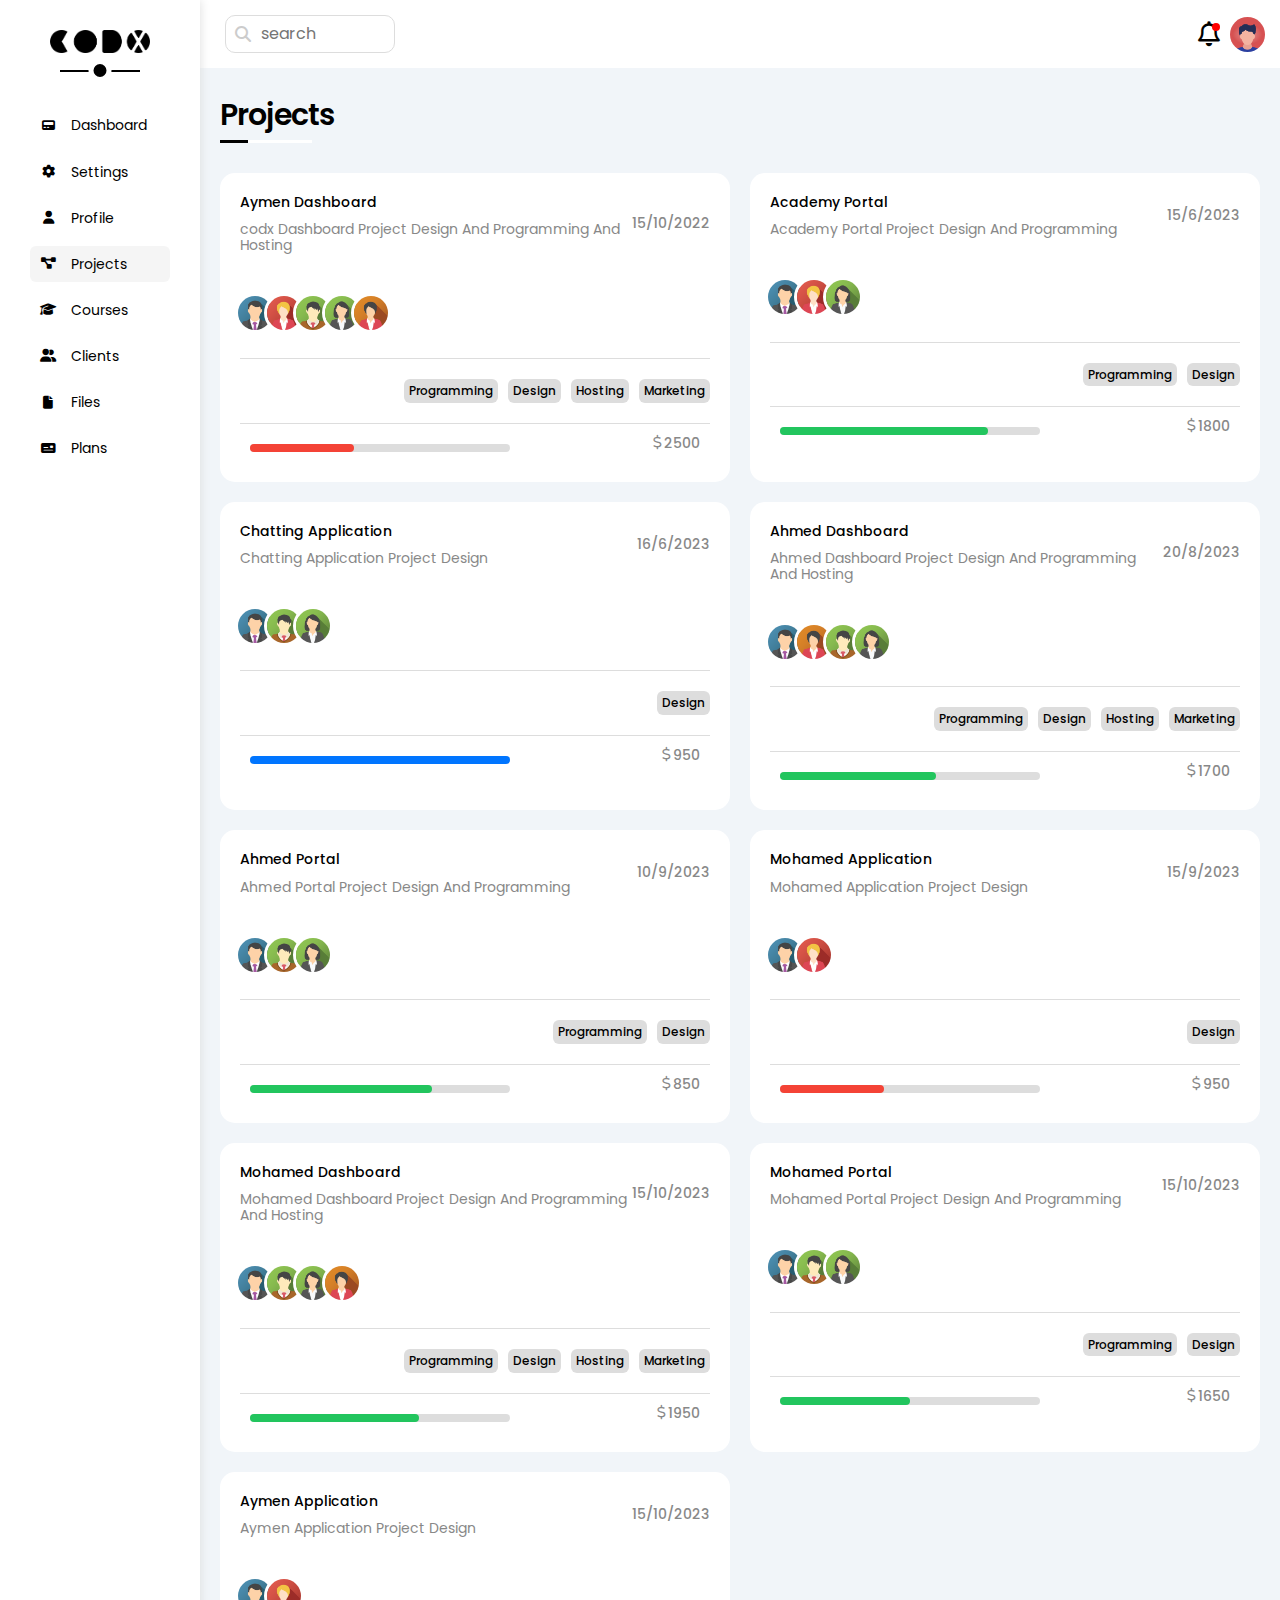
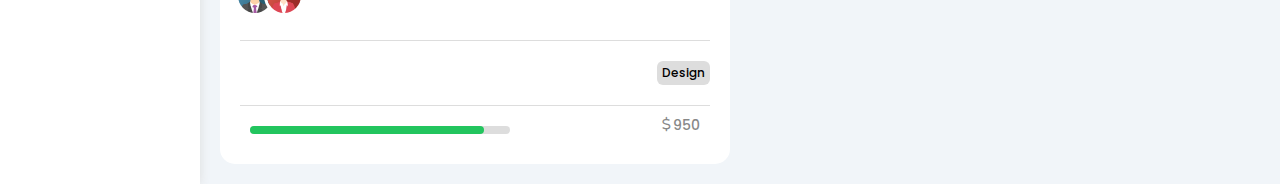
<file: projects.html>
<!DOCTYPE html>
<html lang="en">
    <head>
        <meta charset="UTF-8">
        <meta http-equiv="X-UA-Compatible" content="IE=edge">
        <meta name="viewport" content="width=device-width, initial-scale=1.0">
        <title>Projects</title>
        <!--normalize faile-->
        <link rel="stylesheet" href="https://cdnjs.cloudflare.com/ajax/libs/font-awesome/6.4.0/css/all.min.css" integrity="sha512-iecdLmaskl7CVkqkXNQ/ZH/XLlvWZOJyj7Yy7tcenmpD1ypASozpmT/E0iPtmFIB46ZmdtAc9eNBvH0H/ZpiBw==" crossorigin="anonymous" referrerpolicy="no-referrer" />
        <link rel="stylesheet" href="css/normalize.css">
        <!--icon faile-->
        <link rel="stylesheet" href="css/all.min.css">
        <!--main css faile-->
        <link rel="stylesheet" href="css/main-stayl.css">
        <!--font link-->
        <link rel="preconnect" href="https://fonts.googleapis.com">
        <link rel="preconnect" href="https://fonts.gstatic.com" crossorigin>
        <link href="https://fonts.googleapis.com/css2?family=Poppins:ital,wght@0,100;0,200;0,300;0,400;0,500;0,600;0,700;0,800;0,900;1,100;1,200;1,300;1,400;1,500;1,600;1,700;1,800;1,900&display=swap" rel="stylesheet">
        
    </head>
    <body>
        <section class="page">
                    <!---start menu bar-->
                    <div class="bar-menu">
                        <div class="name-logo">
                            <img src="img/logo2-black.png" alt="">
                        </div>
                        <ul>
                            <li ><a href="index.html"><i class="fa-solid fa-pager"></i><span>Dashboard</span></a></li>
                            <li ><a href="settings.html"><i class="fa-solid fa-gear"></i><span>Settings</span></a></li>
                            <li><a href="profile.html"><i class="fa-solid fa-user"></i><span>Profile</span></a></li>
                            <li class="active"><a href="projects.html"><i class="fa-solid fa-diagram-project"></i><span>Projects</span></a></li>
                            <li><a href="courses.html"><i class="fa-solid fa-graduation-cap"></i><span>Courses</span></a></li>
                            <li><a href="client.html"><i class="fa-solid fa-user-group"></i><span>Clients</span></a></li>
                            <li><a href="files.html"><i class="fa-solid fa-file"></i> <span>Files</span></a></li>
                            <li><a href="plans.html"><i class="fa-solid fa-money-check"></i><span>Plans</span></a></li>
                        </ul>
                    </div>
                    <!---end menu bar-->
                <!--start main page-->
        <div class="main-page">
            <!--start research-bar-->
            <div class="research-bar">
                <div class="search">
                    <i class="fa-solid fa-magnifying-glass"></i>
                    <input type="search" name="" id="" placeholder="search">
                </div>
                <div class="nt-profile">
                    <span><i class="fa-regular fa-bell"></i></span>
                    <img src="img/portafolio-img.jpg" alt="">
                </div>
            </div>
            <!--end research-bar-->
            <!--start page-->
            <div class="main-title">
                <h2>Projects</h2>
            </div>
            <div class="container">
                <div class="projects global-box">
                    <div class="conetent">
                        <div class="box">
                            <div class="top-head">
                                <div class="title-info">
                                    <span>Aymen Dashboard</span>
                                    <p>codx Dashboard Project Design And Programming And Hosting</p>
                                </div>
                                <span>15/10/2022</span>
                            </div>
                            <div class="img">
                                <img src="img/team-01.png" alt="">
                                <img src="img/team-05.png" alt="">
                                <img src="img/team-03.png" alt="">
                                <img src="img/team-02.png" alt="">
                                <img src="img/team-04.png" alt="">
                            </div>
                            <div class="tasks">
                                <span>Programming</span>
                                <span>Design</span>
                                <span>Hosting</span>
                                <span>Marketing</span>
                            </div>
                            <div class="bottome-box">
                                <div class="bar">
                                    <span style="width: 40%;" class="back-red"></span>
                                </div>
                                <span>2500</span>
                            </div>
                        </div>
                        
                    </div>
                    
                </div>
                <div class="projects global-box">
                    <div class="conetent">
                        <div class="box">
                            <div class="top-head">
                                <div class="title-info">
                                    <span>Academy Portal</span>
                                    <p>Academy Portal Project Design And Programming</p>
                                </div>
                                <span>15/6/2023</span>
                            </div>
                            <div class="img">
                                <img src="img/team-01.png" alt="">
                                <img src="img/team-05.png" alt="">
                                <img src="img/team-02.png" alt="">
                            </div>
                            <div class="tasks">
                                <span>Programming</span>
                                <span>Design</span>
                            </div>
                            <div class="bottome-box">
                                <div class="bar">
                                    <span style="width: 80%;" class="back-green"></span>
                                </div>
                                <span>1800</span>
                            </div>
                        </div>
                        
                    </div>
                    
                </div>
                <div class="projects global-box">
                    <div class="conetent">
                        <div class="box">
                            <div class="top-head">
                                <div class="title-info">
                                    <span>Chatting Application</span>
                                    <p>Chatting Application Project Design</p>
                                </div>
                                <span>16/6/2023</span>
                            </div>
                            <div class="img">
                                <img src="img/team-01.png" alt="">
                                <img src="img/team-03.png" alt="">
                                <img src="img/team-02.png" alt="">
                            </div>
                            <div class="tasks">
                                <span>Design</span>
                            </div>
                            <div class="bottome-box">
                                <div class="bar">
                                    <span style="width: 100%;" class="back-blue"></span>
                                </div>
                                <span>950</span>
                            </div>
                        </div>
                        
                    </div>
                    
                </div>
                <div class="projects global-box">
                    <div class="conetent">
                        <div class="box">
                            <div class="top-head">
                                <div class="title-info">
                                    <span>Ahmed Dashboard</span>
                                    <p>Ahmed Dashboard Project Design And Programming And Hosting</p>
                                </div>
                                <span>20/8/2023</span>
                            </div>
                            <div class="img">
                                <img src="img/team-01.png" alt="">
                                <img src="img/team-04.png" alt="">
                                <img src="img/team-03.png" alt="">
                                <img src="img/team-02.png" alt="">
                            </div>
                            <div class="tasks">
                                <span>Programming</span>
                                <span>Design</span>
                                <span>Hosting</span>
                                <span>Marketing</span>
                            </div>
                            <div class="bottome-box">
                                <div class="bar">
                                    <span style="width: 60%;" class="back-green"></span>
                                </div>
                                <span>1700</span>
                            </div>
                        </div>
                        
                    </div>
                    
                </div>
                <div class="projects global-box">
                    <div class="conetent">
                        <div class="box">
                            <div class="top-head">
                                <div class="title-info">
                                    <span>Ahmed Portal</span>
                                    <p>Ahmed Portal Project Design And Programming</p>
                                </div>
                                <span>10/9/2023</span>
                            </div>
                            <div class="img">
                                <img src="img/team-01.png" alt="">
                                <img src="img/team-03.png" alt="">
                                <img src="img/team-02.png" alt="">
                            </div>
                            <div class="tasks">
                                <span>Programming</span>
                                <span>Design</span>
    
                            </div>
                            <div class="bottome-box">
                                <div class="bar">
                                    <span style="width: 70%;" class="back-green"></span>
                                </div>
                                <span>850</span>
                            </div>
                        </div>
                        
                    </div>
                    
                </div>
                <div class="projects global-box">
                    <div class="conetent">
                        <div class="box">
                            <div class="top-head">
                                <div class="title-info">
                                    <span>Mohamed Application</span>
                                    <p>Mohamed Application Project Design</p>
                                </div>
                                <span>15/9/2023</span>
                            </div>
                            <div class="img">
                                <img src="img/team-01.png" alt="">
                                <img src="img/team-05.png" alt="">

                            </div>
                            <div class="tasks">
                                <span>Design</span>     
                            </div>
                            <div class="bottome-box">
                                <div class="bar">
                                    <span style="width: 40%;" class="back-red"></span>
                                </div>
                                <span>950</span>
                            </div>
                        </div>
                        
                    </div>
                    
                </div>
                <div class="projects global-box">
                    <div class="conetent">
                        <div class="box">
                            <div class="top-head">
                                <div class="title-info">
                                    <span>Mohamed Dashboard</span>
                                    <p>Mohamed Dashboard Project Design And Programming And Hosting</p>
                                </div>
                                <span>15/10/2023</span>
                            </div>
                            <div class="img">
                                <img src="img/team-01.png" alt="">
                                <img src="img/team-03.png" alt="">
                                <img src="img/team-02.png" alt="">
                                <img src="img/team-04.png" alt="">
                            </div>
                            <div class="tasks">
                                <span>Programming</span>
                                <span>Design</span>
                                <span>Hosting</span>
                                <span>Marketing</span>
                            </div>
                            <div class="bottome-box">
                                <div class="bar">
                                    <span style="width: 65%;" class="back-green"></span>
                                </div>
                                <span>1950</span>
                            </div>
                        </div>
                        
                    </div>
                    
                </div>
                <div class="projects global-box">
                    <div class="conetent">
                        <div class="box">
                            <div class="top-head">
                                <div class="title-info">
                                    <span>Mohamed Portal</span>
                                    <p>Mohamed Portal Project Design And Programming</p>
                                </div>
                                <span>15/10/2023</span>
                            </div>
                            <div class="img">
                                <img src="img/team-01.png" alt="">
                                <img src="img/team-03.png" alt="">
                                <img src="img/team-02.png" alt="">
                            </div>
                            <div class="tasks">
                                <span>Programming</span>
                                <span>Design</span>
                                
                            </div>
                            <div class="bottome-box">
                                <div class="bar">
                                    <span style="width: 50%;" class="back-green"></span>
                                </div>
                                <span>1650</span>
                            </div>
                        </div>
                        
                    </div>
                    
                </div>
                <div class="projects global-box">
                    <div class="conetent">
                        <div class="box">
                            <div class="top-head">
                                <div class="title-info">
                                    <span>Aymen Application</span>
                                    <p>Aymen Application Project Design</p>
                                </div>
                                <span>15/10/2023</span>
                            </div>
                            <div class="img">
                                <img src="img/team-01.png" alt="">
                                <img src="img/team-05.png" alt="">
                            </div>
                            <div class="tasks">

                                <span>Design</span>

                            </div>
                            <div class="bottome-box">
                                <div class="bar">
                                    <span style="width: 90%;" class="back-green"></span>
                                </div>
                                <span>950</span>
                            </div>
                        </div>
                        
                    </div>
                    
                </div>
            </div>
            <!--end page-->
        </div>
    
</body>
</html>
</file>
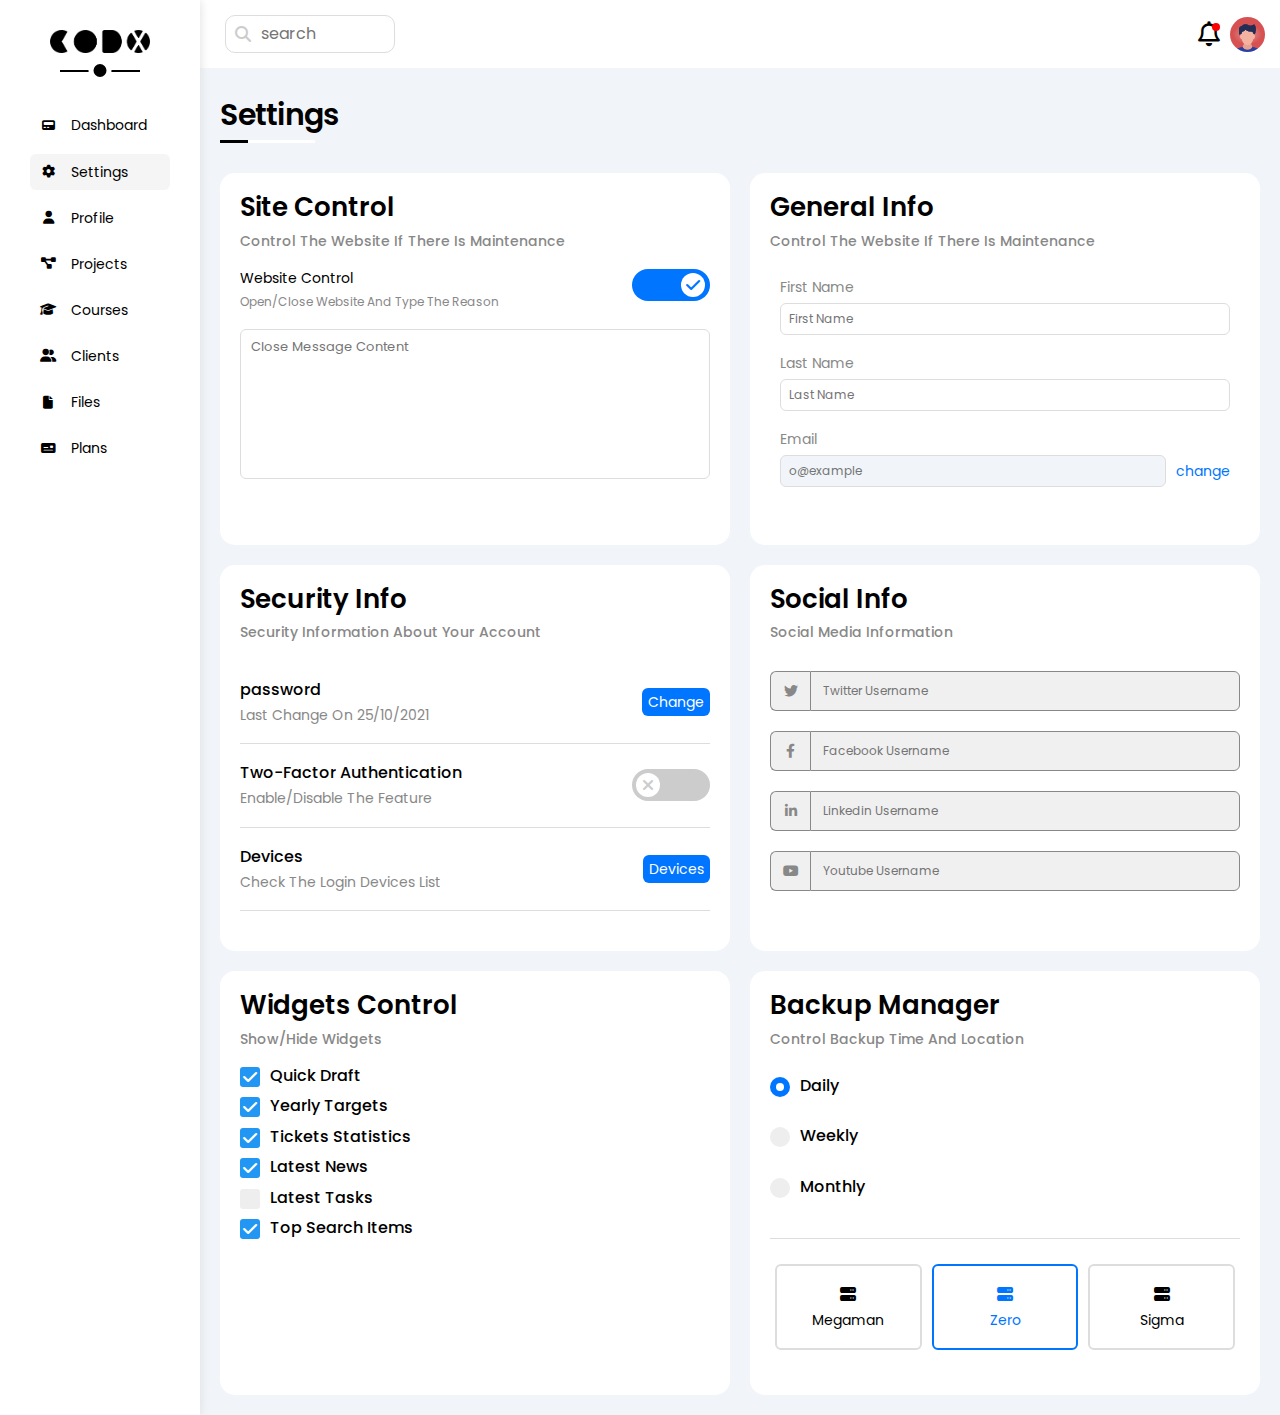
<file: settings.html>
<!DOCTYPE html>
<html lang="en">
<head>
    <meta charset="UTF-8">
    <meta http-equiv="X-UA-Compatible" content="IE=edge">
    <meta name="viewport" content="width=device-width, initial-scale=1.0">
    <title>Settings</title>
    <!--normalize faile-->
    <link rel="stylesheet" href="https://cdnjs.cloudflare.com/ajax/libs/font-awesome/6.4.0/css/all.min.css" integrity="sha512-iecdLmaskl7CVkqkXNQ/ZH/XLlvWZOJyj7Yy7tcenmpD1ypASozpmT/E0iPtmFIB46ZmdtAc9eNBvH0H/ZpiBw==" crossorigin="anonymous" referrerpolicy="no-referrer" />
    <link rel="stylesheet" href="css/normalize.css">
    <!--icon faile-->
    <link rel="stylesheet" href="css/all.min.css">
    <!--main css faile-->
    <link rel="stylesheet" href="css/main-stayl.css">
    <!--font link-->
    <link rel="preconnect" href="https://fonts.googleapis.com">
    <link rel="preconnect" href="https://fonts.gstatic.com" crossorigin>
    <link href="https://fonts.googleapis.com/css2?family=Poppins:ital,wght@0,100;0,200;0,300;0,400;0,500;0,600;0,700;0,800;0,900;1,100;1,200;1,300;1,400;1,500;1,600;1,700;1,800;1,900&display=swap" rel="stylesheet">
    
</head>
<body>
    <section class="page">
                <!---start menu bar-->
                <div class="bar-menu">
                    <div class="name-logo">
                        <img src="img/logo2-black.png" alt="">
                    </div>
                    <ul>
                        <li ><a href="index.html"><i class="fa-solid fa-pager"></i><span>Dashboard</span></a></li>
                        <li class="active"><a href="settings.html"><i class="fa-solid fa-gear"></i><span>Settings</span></a></li>
                        <li><a href="profile.html"><i class="fa-solid fa-user"></i><span>Profile</span></a></li>
                        <li><a href="projects.html"><i class="fa-solid fa-diagram-project"></i><span>Projects</span></a></li>
                        <li><a href="courses.html"><i class="fa-solid fa-graduation-cap"></i><span>Courses</span></a></li>
                        <li><a href="client.html"><i class="fa-solid fa-user-group"></i><span>Clients</span></a></li>
                        <li><a href="files.html"><i class="fa-solid fa-file"></i> <span>Files</span></a></li>
                        <li><a href="plans.html"><i class="fa-solid fa-money-check"></i><span>Plans</span></a></li>
                    </ul>
                </div>
                <!---end menu bar-->
                <!--start main page-->
        <div class="main-page">
            <!--start research-bar-->
            <div class="research-bar">
                <div class="search">
                    <i class="fa-solid fa-magnifying-glass"></i>
                    <input type="search" name="" id="" placeholder="search">
                </div>
                <div class="nt-profile">
                    <span><i class="fa-regular fa-bell"></i></span>
                    <img src="img/portafolio-img.jpg" alt="">
                </div>
            </div>
            <!--end research-bar-->
            <!--start page-->
            <!----->
            <div class="main-title">
                <h2>Settings</h2>
            </div>
            <div class="container">
                <div class="site-control global-box">
                   <div class="conetent">
                        <div class="mini-title">
                            <h3 class="title-h3">Site Control</h3>
                            <p class="par-title">Control The Website If There Is Maintenance</p>
                        </div>
                        <div class="web-control">
                            <div class="info">
                                <span>Website Control</span>
                                <p>Open/Close Website And Type The Reason</p>
                            </div>
                            <label class="switch">
                                <input type="checkbox" checked>
                                <div class="slider round"></div>
                            </label>
                        </div>
                        <textarea name="" id="" placeholder="Close Message Content" spellcheck="false"></textarea>
                   </div>
                </div>
                <!----->
                <div class="general-info global-box">
                    <div class="conetent">
                        <div class="mini-title">
                            <h3 class="title-h3">General Info</h3>
                            <p class="par-title">Control The Website If There Is Maintenance</p>
                        </div>
                        <div class="boxs">
                            <div class="box">
                                <span>First Name</span>
                                <input type="text" placeholder="First Name">
                            </div>
                            <div class="box">
                                <span>Last Name</span>
                                <input type="text" placeholder="Last Name">
                            </div>
                            <div class="box">
                                <span>Email</span>
                                <span class="email-disabled">
                                    <input type="email" placeholder="o@example" disabled >
                                    <a href="">change</a>
                                </span>
                            </div>
                        </div>
                    </div>
                </div>
                <!----->
                <div class="security-info global-box">
                    <div class="conetent">
                        <div class="mini-title">
                            <h3 class="title-h3">Security Info</h3>
                            <p class="par-title">Security Information About Your Account</p>
                        </div>
                        <div class="boxs">
                            <div class="box">
                                <div class="info">
                                    <span>password</span>
                                    <p>Last Change On 25/10/2021</p>
                                </div>
                                <a href="">Change</a>
                            </div>
                            <div class="box">
                                <div class="info">
                                    <span>Two-Factor Authentication</span>
                                    <p>Enable/Disable The Feature</p>
                                </div>
                                <label class="switch">
                                    <input type="checkbox">
                                    <div class="slider round"></div>
                                </label>
                            </div>
                            <div class="box">
                                <div class="info">
                                    <span>Devices</span>
                                    <p>Check The Login Devices List</p>
                                </div>
                                <a href="">Devices</a>
                            </div>
                        </div>
                    </div>
                </div>
                <!----->
                <div class="social-info global-box">
                    <div class="conetent">
                        <div class="mini-title">
                            <h3 class="title-h3">Social Info</h3>
                            <p class="par-title">Social Media Information</p>
                        </div>
                        <div class="boxs">
                            <div class="box">
                                <i class="fa-brands fa-twitter"></i>
                                <input type="text" placeholder="Twitter Username">
                            </div>
                            <div class="box">
                                <i class="fa-brands fa-facebook-f"></i>
                                <input type="text" placeholder="Facebook Username">
                            </div>
                            <div class="box">
                                <i class="fa-brands fa-linkedin-in"></i>
                                <input type="text" placeholder="Linkedin Username">
                            </div>
                            <div class="box">
                                <i class="fa-brands fa-youtube"></i>
                                <input type="text" placeholder="Youtube Username">
                            </div>
                        </div>
                    </div>
                </div>
                <!----->
                <div class="widgets-control global-box">
                    <div class="conetent">
                        <div class="mini-title">
                            <h3 class="title-h3">Widgets Control</h3>
                            <p class="par-title">Show/Hide Widgets</p>
                        </div>
                       <div class="boxs">
                        <label class="box">Quick Draft
                            <input type="checkbox" name="widgets-control" id="quick-draft" checked>
                            <span for="quick-draft"></span>
                            
                        </label>
                        <label class="box">Yearly Targets
                            <input type="checkbox" name="widgets-control" id="yearly-targets" checked>
                            <span for="yearly-targets"></span>
                        </label>
                        <label class="box">Tickets Statistics
                            <input type="checkbox" name="widgets-control" id="tickets-statistics" checked>
                            <span for="tickets-statistics"></span>
                            
                        </label>
                        <label class="box">Latest News
                            <input type="checkbox"  name="widgets-control" id="latest-news" checked>
                            <span for="latest-news"></span>
                            
                        </label>
                        <label class="box">Latest Tasks
                            <input type="checkbox"  name="widgets-control" id="latest-tasks">
                            <span for="latest-tasks"></span>
                            
                        </label>
                        <label class="box">Top Search Items
                            <input type="checkbox"  name="widgets-control" id="top-search-items" checked>
                            <span for="top-search-items"></span>
                            
                        </label>
                       </div>
                    </div>
                </div>
                <!----->
                <div class="backup-manager global-box">
                    <div class="conetent">
                        <div class="mini-title">
                            <h3 class="title-h3">Backup Manager</h3>
                            <p class="par-title">Control Backup Time And Location</p>
                        </div>
                        <div class="boxs-date">
                            <label class="box">Daily                              
                                <input type="radio" name="time" id="daily" checked>
                                <span for="daily"></span>
                            </label>
                            <label class="box" >Weekly                       
                                <input type="radio" value="weekly" id="weekly" name="time">
                                <span for="weekly"></span>
                            </label>
                            <label class="box" >Monthly       
                                <input type="radio" value="monthly" id="monthly" name="time">
                                <span for="monthly"></span>
                            </label>
                        </div>
                        <div class="backup-typ">
                            <input type="radio" name="servers" id="servers-one">
                            <div class="box" >
                                <label for="servers-one"><i class="fa-solid fa-server d-block mb-10"></i>
                                    <span>Megaman</span></label>
                                
                            </div>
                            <input type="radio" name="servers" id="servers-two" checked>
                            <div class="box">
                                <label for="servers-two">
                                    <i class="fa-solid fa-server d-block mb-10"></i>
                                    <span>Zero</span>
                                </label>
                            </div>
                            <input type="radio" name="servers" id="servers-three">
                            <div class="box">
                                <label for="servers-three">
                                    <i class="fa-solid fa-server d-block mb-10"></i>
                                    <span>Sigma</span>
                                </label>
                            </div>
                            
                        </div>
                    </div>

                </div>
            </div>
            <!--end page-->
    </section>
</body>
</html>
</file>
<file: css/main-stayl.css>
/*global rules*/
*{
    box-sizing: border-box;
    padding: 0;
    margin: 0;
}
:root{
    --grey-color:#dddddd;
    --background-color:#f1f5f9;
    --blue-color: #0075ff;
    --blue-alt-color: #0d69d5;
    --orange-color: #f59e0b;
    --green-color: #22c55e;
    --red-color: #f44336;
    --grey-text: #888;
}
html{
    scroll-behavior: smooth;
}
body{
    font-family: 'Poppins', sans-serif;
}
::-webkit-scrollbar{
    width: 10px;
    height: 16px;
}
::-webkit-scrollbar-track {
    background-color: transparent;
    margin-block: 5px;
}
::-webkit-scrollbar-thumb{
    background-color: var(--blue-color);
    border-radius: 100vh;
    
}
::-webkit-scrollbar-thumb:hover{
    background-color: var(--blue-alt-color);
}
.b-border{
    background-color: var(--grey-color);
}

.b-blue{
    background-color: rgba(0, 119, 255, 0.2)
}

.b-orang{
    background-color: rgba(255, 162, 0, 0.2);
}

.b-green{
    background-color: rgba(0, 255, 94, 0.2);
}

.b-red{
    background-color: rgba(255, 0, 0, 0.2);
}

.back-blue{
    background-color:var(--blue-color);
}

.back-orang{
    background-color: var(--orange-color);
}

.back-green{
    background-color:  var(--green-color);
}

.back-red{
    background-color: var(--red-color);
}

.c-blue{
    color: var(--blue-color);
}

.c-orang{
    color: var(--orange-color);
}

.c-green{
    color: var(--green-color);
}

.c-red{
    color: var(--red-color);
}

ul{
    list-style: none;
    margin: 0;
    padding: 0;
}
a{
    text-decoration: none;
}
.title-h3{
    font-size: 26px;
    font-weight: 600;
    padding-bottom: 10px;
}
.par-title{
    font-size: 14px;
    font-weight: 500;
    color: var(--grey-text);
}
.p-10px{
    padding: 10px 0;
}
.global-box{
    background-color: white;
    border-radius: 15px;
    position: relative;
}
.conetent{
    padding: 20px;
}
.main-title{
    position: relative;
    width: fit-content;
    transition: 0.3s;
    z-index: 1;
    letter-spacing: -1px;
    padding-bottom: 10px;
    margin: 30px 0px 30px 20px;
}
.main-title h2{
    font-size: 30px;
    font-weight: 600;
}

.main-title::after{
    content: "";
    position: absolute;
    bottom: 0;
    background: linear-gradient(to right, #000 0%, #000 30%, white 0%, white 70% );
    width: 80%; 
    height: 3px; 
}
/*start bar-menu*/
.bar-menu{
    background-color: #ffffff;
    width: 200px;
    box-shadow: #ddd 0px 0px 10px;
    z-index: 999;
}

.bar-menu .name-logo{
    text-align: center;
    padding: 30px;
    position: relative;
}
.bar-menu .name-logo img{
    width: 100px;
    padding-bottom: 10px;
}

.bar-menu .name-logo::before{
    content: "";
    width: 40%;
    left: 50%;
    transform: translateX(-50%);
    height: 2px;
    position: absolute;
    bottom: 25px;
    background-color: black;
    
}
.bar-menu .name-logo::after{
    content: "";
    position: absolute;
    left: 50%;
    transform: translateX(-50%);
    bottom: 15px;
    height: 13px;
    border: white solid 5px;
    width: 13px;
    background-color: black;
    border-radius: 50%;
}
.bar-menu ul{
    padding:10px 30px;
}
.bar-menu ul li{
    
    margin-bottom: 10px;

}.active{
    background-color: #f5f5f5;
    border-radius: 6px;
}

.bar-menu ul li a{
    display: flex;
    padding: 10px;
    align-items: center;
    gap: 15px;
    transition: 0.3s;
}
.bar-menu ul li a:hover{
    background-color: #f5f5f5;
    border-radius: 6px;
}
.bar-menu ul li a span{
    color: black;
    font-size: 14px;
    text-align: center;
    
}
.bar-menu ul li a i{
    color: black;
    align-items: center;
    text-align: center;
    font-size: 13px;
    font-weight: 600;
    width: 1.25em;
}
@media(max-width:700px){
    .bar-menu{
        width: 55px;
    }
    .bar-menu .name-logo{
        padding:20px 0 10px;
    }
    .bar-menu .name-logo img{
        width: 45px;
    }
    .bar-menu .name-logo::before, .name-logo::after ,.bar-menu ul li a span{
        display: none;
    }
    .bar-menu ul{
        padding: 0;
    }
    .bar-menu ul li a{
    display: block;
    text-align: center;
    }
    
    .bar-menu ul li a i{
        text-align: center;
    }
}
/*end bar-menu*/
.number{
    background-color: var(--grey-color);
    padding: 6px;
    border-radius: 6px;
    font-size: 14px;
}

/* end global ruls*/
/*start dashboard*/
.page{
    display: flex;
    min-height: 100vh;   
}
.page .main-page{
    flex: 1;
    background-color: var(--background-color) ;
    overflow: hidden;
    width: 100%;
}
/*start research bar*/
.page .main-page .research-bar{
    display: flex;
    background-color: rgb(255, 255, 255);
    justify-content: space-between;
    padding: 15px;
    
    z-index: 99;
}
.page .main-page .research-bar .search{
    width: 200px;
    outline: none;
    position: relative;
    display: flex;
    align-items: center;
    margin-left: 10px;
}
.page .main-page .research-bar .search input{
    width: 170px;
    padding: 9px 0;
    padding-left: 35px;
    border-radius: 10px;
    outline: none;
    border: 1px solid var(--grey-color);
    transition: 0.3s;
}
.page .main-page .research-bar .search input:focus{
    width: 250px;
}
.page .main-page .research-bar .search i{
    position: absolute;
    left: 10px;
    color: #ccc;
}
.page .main-page .research-bar .nt-profile {
    display: flex;
    align-items: center;
    position: relative;
}
.page .main-page .research-bar .nt-profile i{
    font-size: 25px;
    margin:0 10px 0 0;
}
.page .research-bar .nt-profile span::before{
    content: "";
    position: absolute;
    width: 8px;
    height: 8px;
    background-color: red;
    border-radius: 50%;
    top: 8px;
    left: 14px;
}
.page .main-page .research-bar .nt-profile img{
    width: 35px;
    border-radius: 50%;
}
/*end research bar*/
/*start page*/
.page .main-page .container{
    display: grid;
    grid-template-columns: repeat(auto-fill, minmax(400px, 1fr));
    gap: 20px;
    margin:20px;
    
}
@media(max-width:767px){
    .page .main-page .container{
        grid-template-columns: repeat(auto-fill, minmax(200px, 1fr));
        margin: 0 10px;
        gap: 10px;
    }
}
/*start welcome*/
.page .main-page .container .welcome {
    position: relative;
}
.page .main-page .container .welcome .welcome-head{
    display: flex;
    justify-content: space-between;
    padding: 50px;
    background-color: #f1f1f1;
    border-radius: 15px 15px 0 0 ;
}
.page .main-page .container .welcome .welcome-head .welcome-tit{
    margin-top: 15px;
}
.page .main-page .container .welcome .welcome-head .img img{
    max-width: 200px;
}
.page .main-page .container .welcome .conetent{
    background: white;
    position: relative;
    padding: 50px 0;
    border-radius: 15px;
}
.page .main-page .container .welcome .conetent img{
    width: 64px;
    border-radius: 50%;
    border: 4px solid white;
    box-shadow: 0 0 5px #ddd;
    position: absolute;
    top: -32px;
    left: 30px;
}
.page .main-page .container .welcome .conetent .info{
    display: flex;
    justify-content: space-around;
    text-align: center;
    border-top: 1.5px solid #f1f1f1;
    border-bottom: 1.5px solid #f1f1f1;
    padding: 25px 0;
}
.page .main-page .container .welcome .conetent .info .text h4{
    font-weight: 500;
    font-size: 22px;
    padding-bottom: 10px;
    color: black;
    text-transform: uppercase;
}
.page .main-page .container .welcome .conetent .info .text p{
    font-weight: 400;
    font-size: 14px;
    color: var(--grey-text);
}
.page .main-page .container .welcome .conetent a{
    color: white;
    background-color: var(--blue-color);
    padding: 5px;
    border-radius: 6px;
    margin-right: 20px;
}
.page .main-page .container .welcome .conetent .bott{
    position: absolute;
    right:  0px;
    bottom: 0px;

}
.page .main-page .container .welcome .conetent a:hover{
    background-color: var(--blue-alt-color);
}
@media(max-width:1100px){
    .page .main-page .container .welcome .conetent .bott{
        position: absolute;
        right:  0px;
        bottom: 15px;
    
    }
}
@media(max-width:500px){
    .page .main-page .container .welcome .welcome-head{
        justify-content: center;
        text-align: center;
    }
     .welcome .welcome-head .img img{
        display: none;
    }
    .page .main-page .container .welcome .conetent img{
        
        left: 50%;
        transform: translateX(-50%);
    }
}
/*end welcome*/
/*start quick draft*/


.page .main-page .container .quick-draft .conetent .ideas{
    display: flex;
    flex-direction: column;
}
.page .main-page .container .quick-draft .conetent .ideas input,textarea{
    background-color: #f1f1f1;
    outline: none;
    border: none;
    margin-top: 20px;
    border-radius: 6px;
    
    font-size: 13px;
}
.page .main-page .container .quick-draft .conetent .ideas input{
    height: 40px;
    padding:15px;
    

}
.page .main-page .container .quick-draft .conetent .ideas textarea{
    min-height: 180px;
    resize: none;
    padding: 15px 15px;
    margin-bottom: 40px;
}
.page .main-page .container .quick-draft .conetent  .bott{
    position: absolute;
    right: 0;
    top: calc(100% - 40px);
}
.page .main-page .container .quick-draft .conetent  .bott a{
    color: white;
    background-color: var(--blue-color);
    padding: 5px;
    border-radius: 6px;
    margin-right: 20px;
    width: 50px;
    text-align: center;
    
}
.page .main-page .container .quick-draft .conetent  .bott a:hover{
    background-color: var(--blue-alt-color);
}
/*end quick draft*/
/*start Yearly Targets*/
.yearly-targ .bar-targets{
    padding: 20px 0;
}
.yearly-targ .bar-targets .bar{
    padding: 10px 0;
    display: flex;
    gap: 20px;
    align-items: center;
}
.yearly-targ .bar-targets .bar .icon{
    width: 80px;
    height: 80px;
    position: relative;
    
}
.yearly-targ .bar-targets .bar .icon i{
    position: absolute;
    font-size: 20PX;
    top: 50%;
    left: 50%;
    transform: translate(-50%, -50%);
}
.yearly-targ .bar-targets .info{
    flex: 1;
}
.yearly-targ .bar-targets .info .bar-nuber{
    width: 100%;
    height: 5px;
    margin-top: 5px;
}
.yearly-targ .bar-targets .info > span{
    font-size: 18px;
    font-weight: 600;
    
}
.yearly-targ .bar-targets .info .bar-nuber span{
    display: block;
    height: 5px;
    position: relative;

}
.yearly-targ .bar-targets .info .bar-nuber span > span{
    position: absolute;
    height: 20px;
    width: 40px;
    border-radius: 6px;
    color: white;
    font-size: 16px;
    font-weight: 500;
    text-align: center;
    right: -20px;
    bottom: 15px;
    
}
.yearly-targ .bar-targets .info .bar-nuber span::before{
    content: "";
    position: absolute;
    border: 5px solid;
    border-color: transparent;
    top: 20px;
    left: 50%;
    transform: translateX(-50%);
}
.yearly-targ .bar-targets .info .back-blue span::before{
    border-top-color: var(--blue-color);
}
.yearly-targ .bar-targets .info .back-orang span::before{
    border-top-color: var(--orange-color);
}
.yearly-targ .bar-targets .info .back-green span::before{
    border-top-color: var(--green-color);
}
/*end Yearly Targets*/
/*start Tickets*/
.tickets .conetent .box{
    display: flex;
    flex-wrap: wrap;
    gap: 20px;
    margin:40px 0 0 0 ;

    
}
.tickets .conetent .box .info{
    display: flex;
    flex-direction: column;
    align-items: center;
    border: 1px solid var(--grey-color);
    border-radius: 10px;
    width: calc(50% - 10px);
    padding: 20px 0;
    

}
.tickets .conetent .box .info i{
    font-size: 25px;
    
}
.tickets .conetent .box .info span{
    font-size: 25px;
    font-weight: 600;
    padding: 10px;
    
}
.tickets .conetent .box .info p{
    font-size: 16px;
    font-weight: 400;
    color: var(--grey-text);
    
}
/*end Tickets*/
/*start news*/
.news .conetent .box .cart{
    border-bottom: solid 1px var(--grey-color);
    padding: 20px 0;
    position: relative;
}
.news .conetent .box .cart img{
    width: 100px;
    border-radius: 6px;
}
.news .conetent .box .cart .info{
    display: flex;
    justify-content: space-between;
    align-items: center;
}
.news .conetent .box .cart .info .text{
    padding-left: 15px;
    flex: 1;
    
}

.news .conetent .box .cart .info .text h4{
    font-size: 15px;
    font-weight: 500;
    padding: 5px 0;
}
.news .conetent .box .cart .info .text p{
    font-size: 14px;
    font-weight: 400;
    color: var(--grey-text);
}
.news .conetent .box .cart .info .days{
    /*position: absolute;
    right: 0;
    top: 50%;
    transform: translateY(-50%);*/
    background-color: var(--grey-color);
    padding: 8px;
    border-radius: 6px;
    
    
}

.news .conetent .box .cart .info .days p{
    font-size: 14px;
    font-weight: 500;
}
@media(max-width:789px){
    .news .conetent .box .cart{
        display: flex;
       flex-direction: column;
       align-items: center;
    }
    .news .conetent .box .cart .info{
        text-align: center;
        display: flex;
        flex-direction: column;
        align-items: center;
    }
    .news .conetent .box .cart .info .text{
        margin-top: 10px;
    }
    .news .conetent .box .cart .info .days{
        position: relative;
        margin-top: 30px;
        
    }
    .news .conetent .box .cart img{
        width: 150px;
    }
}
/*end news*/
/*start tasks*/
.tasks .conetent .box .cart{
    display: flex;
    justify-content: space-between;
    padding: 20px 0;
    
}
.tasks .conetent .box .cart:not(:last-child){
    border-bottom: 1px solid var(--grey-color);
}
.tasks .conetent .box .cart .info h4{
    font-size: 18px;
    font-weight: 500;
    padding: 5px 0;
}
.tasks .conetent .box .cart .info p{
    font-size: 17px;
    font-weight: 400;
    color: var(--grey-text);
}
.tasks .conetent .box .cart .icon i{
    font-size: 16px;
    font-weight: 600;
    color: #000;
}
.tasks .conetent .box .cart .icon i:hover{
    color: var(--red-color);
}
.text-line-through{
    text-decoration: line-through;
    opacity: 0.3;

}
/*end tasks*/
/*start search*/
.top-search .conetent .box .cart{
    display: flex;
    justify-content: space-between;
    padding: 15px 0;
}
.top-search .conetent .box .cart .info-title{
    font-size: 17px;
    font-weight: 400;
    color: var(--grey-text);

}
.top-search .conetent .box .cart .info{
    font-size: 16px;
    font-weight: 500;
}

/*end search*/
/*start latest-uploads*/
.latest-uploads .conetent .box .cart{
    display: flex;
    align-items: center;
    justify-content: space-between;
    padding: 10px 0;
}
.latest-uploads .conetent .box .cart:not(:last-child){
    border-bottom: 1px solid var(--grey-color);
}
.latest-uploads .conetent .box .cart .info{
    display: flex;
    align-items: center;
}
.latest-uploads .conetent .box .cart .info .text{
    display: flex;
    flex-direction: column;
    padding: 0 10px;
}
.latest-uploads .conetent .box .cart .info .text h4{
    font-size: 18px;
    font-weight: 500;
    padding: 5px 0;
}
.latest-uploads .conetent .box .cart .info .text p{
    font-size: 17px;
    font-weight: 400;
    color: var(--grey-text);
}
.latest-uploads .conetent .box .cart .info img{
    width: 35px;
}

/*end latest-uploads*/
/*start last-project*/
.last-project {
    position: relative;
}
.last-project .conetent{
    position: relative;
}
.last-project .conetent .box ul{
    position: relative;
}
.last-project .conetent .box ul li{
    padding: 20px 40px;
    font-size: 16px;
    font-weight: 500;
    position: relative;
    
}
.last-project .conetent .box ul li:before{
    content: "";
    position: absolute;
    width: 20px;
    height: 20px;
    border-radius: 50%;
    left: 0;
    top:50%;
    background-color: white;
    transform: translateY(-50%);
    border: #ffffff 2px solid;
    outline: var(--blue-color) 2px solid;
    z-index: 1;
}

.last-project .conetent .box ul li.done:before{
    background-color: var(--blue-color);
}
.last-project .conetent .box ul li.Progress:before{
    animation: change-color 0.8s infinite alternate;
}

.last-project .conetent .box ul::after{
    content: "";
    position: absolute;
    width: 2px;
    height: calc(100% - 40px);
    background-color: var(--blue-color);
    top: 20px;
    left: 11px;
}
.last-project  .img{
    position: absolute;
    right: 0;
    bottom: 0;
    opacity: 0.1;
}
.last-project  .img img{
    width: 150px;
}
@media(max-width:767px){
    .last-project  .img{
        display: none;
    }
}
/*end last-project*/
/*start reminders*/

.reminders .conetent .box ul li{
    padding: 10px 40px;
    position: relative;
    
}
.reminders .conetent .box ul li span{
    font-size: 16px;
    font-weight: 600;
    position: relative;
}
.reminders .conetent .box ul li p{
    font-size: 13px;
    font-weight: 500;
    color: var(--grey-text);
    padding-top: 10px;
}
.reminders .conetent .box ul li:before{
    content: "";
    position: absolute;
    width: 15px;
    height: 15px;
    border-radius: 50%;
    left: 0;
    top:50%;
    background-color: white;
    transform: translateY(-50%);
}
.reminders .conetent .box ul li.blue:before{
    background-color: var(--blue-color);
}
.reminders .conetent .box ul li.green:before{
    background-color: var(--green-color);
}
.reminders .conetent .box ul li.orange:before{
    background-color: var(--orange-color);
}

.reminders .conetent .box ul li.red:before{
    background-color: var(--red-color);
}
.reminders .conetent .box ul li::after{
    content: "";
    position: absolute;
    width: 2px;
    height: 80%;
    top:50%;
    left: 25px;
    transform: translateY(-50%);
}
.reminders .conetent .box ul li.blue::after{
    background-color: var(--blue-color);
}
.reminders .conetent .box ul li.green::after{
    background-color: var(--green-color);
}
.reminders .conetent .box ul li.orange::after{
    background-color: var(--orange-color);
}

.reminders .conetent .box ul li.red::after{
    background-color: var(--red-color);
}
/*end reminders*/
/*stat latest-post*/
.latest-post .conetent .prof{
    display: flex;
    align-items: center;
    border-bottom: 1px solid var(--grey-color);
    padding:20px 0;
}
.latest-post .conetent .prof img{
    width: 50px;
    border-radius: 50%;
}
.latest-post .conetent .prof .info{
    padding-left: 20px;
}
.latest-post .conetent .prof .info h4{
    font-size: 18px;
    font-weight: 600;
    padding-bottom: 10px;
}
.latest-post .conetent .prof .info p{
    font-size: 16px;
    font-weight: 500;
    color: var(--grey-text);
}
.latest-post .conetent .text{
    border-bottom: 1px solid var(--grey-color);
    padding:20px 0;
}
.latest-post .conetent .text P{
    font-size: 16px;
    font-weight: 500;
    line-height: 1.6;
}
.latest-post .conetent .likes{
    display: flex;
    justify-content: space-between;
    padding:20px 0;
    color: var(--grey-text);
    font-size: 16px;
}
.latest-post .conetent .likes i{
    padding-right: 4px;
}

/*end latest-post*/
/*start social-media */
.social-media .conetent .box {
    display: flex;
    justify-content: space-between;
    align-items: center;
    position: relative;
    margin-bottom: 10px;
    padding: 20px 20px 20px 60px;
    border-radius: 20px  0;
}
.social-media .conetent .box i{
    position: absolute;
    width: 52px;
    height: 100%;
    top: 0;
    left: 0;
    color: white;
    display: flex;
    justify-content: center;
    align-items: center;
    border-radius: 20px 0 20px 0 ;
    transition: 0.3s;
}
.social-media .conetent .box:hover i{
    border-radius: 20px 0 0px 0 ;
}
.social-media .conetent .box span{
    font-size: 14px;
    font-weight: 500;
}
.social-media .conetent .box  a{
    padding: 5px;
    font-size: 14px;
    color: white;
    font-weight: 500;
    border-radius: 10px;
}
/*end social-media */
/*start projects-table*/
.projects-table{
    position: relative;
    margin: 20px;
}
.responsive-table{
    overflow: auto;
}
.projects-table table {
    min-width: 1000px;
    border-spacing: 0;
    width: 100%;
    font-size: 15px;
}

.projects-table table tr th{
    padding: 15px 10px 15px 30px;
    text-align: start;
    background-color: #eee;
    font-weight: bold;
    
}
.projects-table table tr:hover{
    background-color: #fffafa;
}
.projects-table table tr td{
    padding: 15px 10px 15px 30px;
    border: 1px solid var(--grey-color);
    font-weight: 400;
}
.projects-table table tr td span{
    padding: 5px;
    font-size: 14px;
    color: white;
    font-weight: 400;
    border-radius: 10px;
}
.projects-table  .img img{
    width: 30px;
    border-radius: 50%;
}
.projects-table .img img{
    top: 0;
    left: 0;
    margin-right: -20px;
    border: 1px solid white;
}
/*end projects-table*/

/*start page*/
/*start settings*/
/* start site control*/
.web-control{
    display: flex;
    justify-content: space-between;
    margin-top: 20px;
}
.web-control .info span{
    font-size: 14px;
    font-weight: 400;
}
.web-control .info p{
    font-size: 12px;
    color: var(--grey-text);
    padding-top: 8px;

}

.switch input {
    -webkit-appearance: none;
    appearance: none;
    display: none;
  }

.slider {
    background-color: #ccc;
    cursor: pointer;
    width: 78px;
    height: 32px;
    position: relative;
    transition: 0.3s;
    
    -webkit-transition: .4s;
    border-radius: 16px;
  }
  
.slider:before {
    position: absolute;
    content: "\f00d";
    font-family: "Font Awesome 6 Free";
    display: flex;
    align-items: center;
    justify-content: center;
    color: #ccc;
    font-weight: 800;
    height: 24px;
    width: 24px;
    left: 4px;
    bottom: 4px;
    background-color: white;
    -webkit-transition: .4s;
    transition: .4s;
    border-radius: 50%;
  }
  
input:checked + .slider {
    background-color: var(--blue-color);
  }

input:checked + .slider:before {
    -webkit-transform: translateX(45px);
    -ms-transform: translateX(45px);
    transform: translateX(45px);
    content: "\f00c";
    color: var(--blue-color);
}
  
.site-control textarea{
    min-width: 100%;
    height: 150px;
    resize: none;
    background-color: white;
    border: 1px solid var(--grey-color);
    padding: 10px;
}

/* end site control*/

/*start general-info*/
.general-info .boxs{
    padding: 20px 0;
}
.general-info .boxs .box{
    padding: 10px;
    display: flex;
    flex-direction: column;
}
.general-info .boxs .box span{
    font-size: 14px;
    padding-bottom: 8px;
    color: var(--grey-text);
}
.general-info .boxs .box input{
    padding: 8px;
    border-radius: 6px;
    outline: none;
    border: 1px solid var(--grey-color);
}
.general-info .boxs .box input[placeholder]{
    font-size: 12px;
}
.general-info .boxs .box .email-disabled {
  display: flex;
  justify-content: space-between;
  align-items: center;
}
.general-info .boxs .box .email-disabled input{
    flex: 1;
    background-color: var(--background-color);
    cursor: no-drop;
}
.general-info .boxs .box .email-disabled a{
    color: var(--blue-color);
    padding-left: 10px;
}
/*end  general-info*/
/*start security-info*/
.security-info .boxs{
    padding: 20px 0;
}
.security-info .boxs .box{
    padding: 20px 0;
    border-bottom: 1px solid var(--grey-color);
    display: flex;
    justify-content: space-between;
    align-items: center;
}
.security-info .boxs .box .info span{
    font-size: 16px;
    font-weight: 500;
}
.security-info .boxs .box .info p{
    font-size: 14px;
    color: var(--grey-text);
    padding-top: 8px;
}
.security-info .boxs .box a{
    font-size: 14px; 
    padding: 6px;
    background-color: var(--blue-color);
    color: white;
    border-radius: 6px;
}
/*end security-info*/
/*start social info*/
.social-info .boxs{
    padding: 20px 0;
}
.social-info .boxs .box{
    padding: 10px 0;
    display: flex;
    align-items: center;
    justify-content: center;
}
.social-info .boxs .box i{
    width: 40px;
    height: 40px;
    background-color: #f0f0f0;
    border: 1px solid var(--grey-text);
    border-radius: 6px 0px 0px 6px;
    border-right: none;
    display: flex;
    align-items: center;
    justify-content: center;
    color: var(--grey-text);
    transition: 0.3s;
    font-size: 14px;
}

.social-info .boxs .box input{
    flex: 1;
    background-color: #f0f0f0;
    outline: none;
    border: 1px solid var(--grey-text);
    height: 40px;
    padding: 0 12px;
    border-radius: 0px 6px 6px 0;
}
.social-info .boxs .box input[placeholder]{
    font-size: 12px;
}
.social-info .boxs .box:focus-within i {
    color: #000; 
    
}
/*end social info*/
/*start widgets control*/
.widgets-control .boxs{
    padding: 20px 0;
}
.widgets-control .boxs .box{
    display: block;
    position: relative;
    padding-left: 30px;
    margin-bottom: 12px;
    cursor: pointer;
    font-size: 16px;
    font-weight: 500;
    -webkit-user-select: none;
    -moz-user-select: none;
    -ms-user-select: none;
    user-select: none;
}

.widgets-control .boxs .box input{
    position: absolute;
    opacity: 0;
    cursor: pointer;
    height: 0;
    width: 0;
}
.widgets-control .boxs .box span{
    position: absolute;
    top: 0;
    left: 0;
    height: 20px;
    width: 20px;
    background-color: #eee;
    border-radius: 3px;
}
.widgets-control .boxs .box input:checked ~ span {
    background-color: #2196F3;
    
  }
.widgets-control .boxs .box span:after {
    content: "\f00c";
    font-family: "Font Awesome 6 Free";
    font-weight: 900;
    display: block;
    color: white;
    font-size: 16px;
    position: absolute;
    top: 50%;
    left: 50%;
    transform: translate(-50%, -50%);
    display: none;
}
  .widgets-control .boxs .box input:checked ~ span:after{
    display: block;
}

/*end widgets control*/
/*start backup-manager*/
.backup-manager .boxs-date{
    padding: 20px 0;
    border-bottom: 1px solid var(--grey-color);
}
.backup-manager .boxs-date .box{
    padding: 10px 0;
    display: block;
    position: relative;
    margin-bottom: 12px;
    padding-left: 30px;
    cursor: pointer;
    font-size: 16px;
    font-weight: 500;
    -webkit-user-select: none;
    -moz-user-select: none;
    -ms-user-select: none;
    user-select: none;

}
.backup-manager .boxs-date .box input{
    width: 0;
    height: 0;
    opacity: 0;
    cursor: pointer;
    position: absolute;
}
.backup-manager .boxs-date .box span{
    position: absolute;
    top: 10px;
    left: 0;
    height: 20px;
    width: 20px;
    background-color: #eee;
    border-radius: 50%;
}
.backup-manager .boxs-date .box span::after{
    content: "";
    width: 8px;
    height: 8px;
    position: absolute;
    background-color: white;
    border-radius: 50%;
    top: 50%;
    left: 50%;
    transform: translate(-50%, -50%);
    display: none;
    
}
.backup-manager .boxs-date .box input:checked ~ span::after{
    display: block;
}
.backup-manager .boxs-date .box input:checked ~ span{
    background-color: var(--blue-color);
}
.backup-manager .backup-typ{
    display: flex;
    text-align: center;
    justify-content: center;
    padding: 20px 0;
}
@media(max-width:767px){
    .backup-manager .backup-typ{
        flex-direction: column;
    }
}
.backup-manager .backup-typ input[type="radio"] {
    -webkit-appearance: none;
    appearance: none;
    width: 0;
    height: 0;
}
.backup-manager .backup-typ .box{
    padding: 20px;
    border: 2px solid var(--grey-color);
    border-radius: 6px; 
    width: 100%;
    margin: 5px;
    

}
.backup-manager .backup-typ .box label{
    display: flex;
    flex-direction: column;
    cursor: pointer;
}
.backup-manager .backup-typ .box i{
    font-size: 16px;
    padding-bottom: 10px;
}
.backup-manager .backup-typ .box span{
    font-size: 14px;
    font-weight: 400;
}
.backup-manager .backup-typ input[type="radio"]:checked + .box{
    border-color: var(--blue-color);
    color: var(--blue-color);
   
}
/*end backup-manager*/
/*end settings*/
/*start profile*/
/*start photo profile*/
.profile {
    margin:0 20px;
}
.profile  .conetent{
    display: flex;
    width: 100%;
    padding:20px 0px 20px 20px ;
}
.profile  .conetent .phot-profile{
    display: flex;
    flex-direction: column;
    align-items: center;
    justify-content: center;
    padding: 0 100px ;
    position: relative;
    
}
.profile  .conetent .phot-profile::before{
    content: "";
    height: 80%;
    width: 1px;
    background-color: var(--grey-color);
    position: absolute;
    right: 0;
}
.profile  .conetent .phot-profile img{
    width: 80px;
    border-radius: 50%;
    
}
.profile  .conetent .phot-profile h4{
    font-size: 16px;
    font-weight: 600;
    padding: 10px 0;
}
.profile  .conetent .phot-profile .text{
    font-size: 14px;
    font-size: 500;
    padding-bottom: 5px;
    color: var(--grey-text);
}
.profile  .conetent .phot-profile .bar{
    width: 100%;
    height: 5px;
    background-color: var(--grey-color);
    border-radius: 10px;
    margin: 5px 0;
    position: relative;
}
.profile  .conetent .phot-profile .bar > span{
    background-color: var(--blue-color);
    position: absolute;
    height: 5px;
    width: 60%;
    border-radius: 10px;

}
.profile  .conetent .phot-profile .starts{
    font-size: 12px;
    display: flex;
    flex-direction: row;
    gap: 2px;
    color: var(--orange-color);
    margin: 10px 0;
}
.profile  .conetent .profile-info{
    flex: 1;
    font-size: 14px;

}
.profile  .conetent .profile-info .box{
    padding-bottom: 10px;
    font-weight: 500;
    font-size: 12px;
    padding: 20px 0;

}
.profile  .conetent .profile-info .box:not(:last-child){
    border-bottom: 1px solid var(--grey-color);
}
.profile  .conetent .profile-info .box > span{
    margin-bottom: 10px;
}
.profile  .conetent .profile-info .box  span{
    font-weight: 400; 
    color: var(--grey-text);
    padding-left: 20px; 
    
    
}
.profile  .conetent .profile-info .box .info{
    display: flex;
    padding-top: 10px;
}
.profile  .conetent .profile-info .box .info p{
    padding-left: 10px;
    font-weight: 400;
}
@media(max-width:921px){
    .profile  .conetent{
        flex-direction: column;
        justify-content: center;
    }
    .profile  .conetent .phot-profile::before{
        display: none;
    }
}
/*end photo profile*/
/*start my-skills*/
.skills{
    margin: 20px;
    display: flex;
    gap: 20px;
    flex-wrap: wrap;
}
.skills .my-skills{
    width: 400px;
}
.skills .my-skills .box{
    margin-top: 20px
}
.skills .my-skills .skill{
    padding: 15px 0;
    display: flex;
    gap: 10px;
}
.skills .my-skills .skill:not(:last-child){
    border-bottom: 1px solid var(--grey-color);
}
.skills .my-skills .skill p{
    padding: 5px;
    background-color: var(--grey-color);
    border-radius: 6px;
}

/*end my-skills*/
/*start latest activities*/
.latest-activities{
    flex: 1; 
}
.latest-activities .welcome-tit{
    margin-bottom: 20px;
}
.latest-activities img{
    width: 60px;
}
.latest-activities .box {
    position: relative;
    display: flex;
    align-items: center;
    padding: 20px 0;
    border-bottom: 1px solid var(--grey-color);
}
.latest-activities .box .info{
    flex: 1;
    display: flex;
    justify-content: space-between;
    padding-left: 10px;
}
.latest-activities .box .info .text{
    font-size: 14px;
    font-weight: 500;

}
.latest-activities .box .info .text P{
    color: var(--grey-text);
    padding-top: 10px;
}

@media(max-width:921px){
    .skills .my-skills{
        width: 100%;
    }
    .skills .my-skills .skill{
        justify-content: center;
        gap: 20px;
    }
}
/*end latest activities*/
/*end profile*/
/*start projects*/
.projects .box .top-head{
    display: flex;
    justify-content: space-between;
    align-items: center;
}
.projects .box .img{
    padding: 20px 10px;
}
.projects .box .top-head .title-info{
    flex: 1;
}
.projects .box .top-head .title-info span{
    font-size: 14px;
    font-weight: 500;
}
.projects .box .top-head p{
    font-size: 14px;
    color: var(--grey-text);
    padding-top: 10px;
}
.projects .box .top-head > span{
    font-size: 14px;
    font-weight: 500;
    color: var(--grey-text);
}
.projects .box .img{
    padding-top: 40px;
}
.projects .box .img img{
    width: 40px;
    border-radius: 50%;
    margin-left: -15px;
    border: 3px solid white;
   

}
.projects .box  .tasks{
    display: flex;
    justify-content: flex-end;
    flex-wrap: wrap;
    padding: 20px 0;
    gap: 10px;
    border-bottom: 1px solid var(--grey-color);
    border-top: 1px solid var(--grey-color);
}
.projects .box  .tasks span{
    padding: 5px;
    font-size: 12px;
    font-weight: 500;
    background-color: var(--grey-color);
    border-radius: 6px;

}
.projects .box .bottome-box{
    display: flex;
    justify-content: space-between;
    align-items: center;
    padding: 10px;
}
.projects .box .bottome-box .bar{
    width: 260px;
    height: 8px;
    border-radius: 10px;
    background-color: var(--grey-color);
    margin-top: 10px;
    position: relative;
    
}
.projects .box .bottome-box .bar span{
    position: absolute;
    border-radius: 10px;
    height: 8px;

}
.projects .box .bottome-box > span{
    font-size: 14px;
    color: var(--grey-text);
    font-weight: 500;
    
}
.projects .box .bottome-box > span::before{
    content: "\24";
    font-family: "font Awesome 6 Free";
    font-size: 14px;
    font-weight: 500;
    padding-right: 2px;
    
}
/*end projects*/
/*start courses*/
.courses {
    position: relative;
}
.courses  img{
    width: 100%;
    border-radius: 15px 15px 0 0;
}
.courses  .team-img img{
    width: 70px;
    border-radius: 50%;
    border: 1px solid white;
    position: absolute;
    top: 20px;
    left: 20px;
    

}
.courses .info{
    padding: 20px 0;

}
.courses .info h4{
    font-size: 16px;
    padding-bottom: 10px;
}
.courses .info p{
    font-size: 14px;
    font-weight: 500;
    color: var(--grey-text);
    line-height: 1.8;
}
.courses .courses-info-title{
    position: relative;
    padding: 30px 0;
}
.courses .courses-info-title::before{
    content: "";  
    position: absolute;
    width: 100%;
    height: 1px;
    background-color: var(--grey-color);  
}
.courses .courses-info-title h4{
    top: 50%;
    left: 50%;
    transform: translate(-50%, -50%);
    width: fit-content;
    position: absolute;
    background-color: var(--blue-color);
    color: white;
    font-size: 14px;
    font-weight: 500;
    padding: 10px;
    border-radius: 10px;
    margin: 0;
}
.courses .icon{
    display: flex;
    justify-content: space-between;
    padding: 10px;
}
.courses  .icon span{
    font-size: 16px;
    font-weight: 500;
    color: var(--grey-text);
}
/*end courses*/
/*start client*/
.client .top-cart{
    padding: 40px 0;
    text-align: center;
    position: relative;
    border-bottom: 1px solid var(--grey-color);
}
.client .top-cart .icon{
    position: absolute;
    top: 0px;
    left: 0px;
}
.client .top-cart .icon i{
    font-size: 14px;
    background-color: var(--grey-color);
    color: var(--grey-text);
    padding: 10px;
    border-radius: 50%;
    cursor: pointer;
    transition: 0.3s;

    
    
}
.client .top-cart .icon i:hover{
    background-color: var(--blue-color);
    color: white;
}
.client .top-cart .info img{
    width: 100px;
    border-radius: 50%;
}
.client .top-cart .info h4{
    font-weight: 600;
    padding-bottom: 8px;
    padding-top: 10px;
    
}
.client .top-cart .info span{
    font-size: 14px;
    color: var(--grey-text);
}
.client .vip-cart{
    display: flex;
    justify-content: space-between;
    align-items: center;
    padding: 20px 0;
    border-bottom: 1px solid var(--grey-color);
}
.client .vip-cart ul li{
    padding-bottom: 10px;
    font-size: 16px;
    font-weight: 400;
}
.client .vip-cart ul li i{
    padding-right: 5px;

}
.client .vip-cart span{
    font-size: 40px;
    font-weight: 700;
    color: rgba(255, 196, 0, 0.323);
    letter-spacing: 1.5px;
}
.client .bot-cart{
    display: flex;
    justify-content: space-between;
    align-items: center;
    padding-top: 15px;
}
.client .bot-cart span{
    font-size: 14px;
    color: var(--grey-text);
}
.client .bot-cart a{
    padding: 6px;
    border-radius: 6px;
    font-size: 14px;
    color: white;
}
/*end client*/
/*start files*/
.files-page{
    display: flex;
    flex-direction: row-reverse;

}
.files{
    flex: 1;
    display: grid;
    grid-template-columns: repeat(auto-fill, minmax(200px, 1fr));
    margin: 20px;
    gap: 20px;
}
@media(max-width:767px){
    .files-page{
        flex-direction: column;
        align-items: normal;
    }
}
.files-box .top-box{
    position: relative;
    border-bottom: solid 1px var(--grey-color);
    text-align: center;
    padding-bottom: 30px;
    
}
.files :hover .top-box img{
    transform: rotate(10deg);
}
.files-box .top-box i {
    position:absolute;
    top: 0;
    left: 0;
    color: var(--grey-text);
}
.files-box .top-box img{
    width: 90px;
    padding-bottom: 10px;
    transition: 0.3s;
}
.files-box .top-box h4{
    font-size: 15px;
    font-weight: 600;
    padding-bottom: 10px;
}
.files-box .top-box span{
    position: absolute;
    font-size: 15px;
    left: 0;
    bottom: 5px;
    color: var(--grey-text);
    padding-bottom: 10px ;
}
.files-box .bottom-box{
    display: flex;
    justify-content: space-between;
    align-items: center;
}
.files-box .bottom-box span{
    font-size: 14px;
    color: var(--grey-text);
    padding-top: 10px;
}
.files-statistics{
    min-width: 260px;
    margin: 20px 20px 20px 0;
    height: 450px;
}
@media(max-width:767px){
    .files-statistics{
        margin: 20px;
    }
}
.files-statistics .box{
    padding: 10px;
    border: 1px solid var(--grey-color);
    border-radius: 6px;
    display: flex;
    align-items: center;
    margin: 10px 0;
}
.files-statistics .box i{
    display: flex;
    align-items: center;
    justify-content: center;
    width: 40px;
    height: 40px;
}
.files-statistics .box .info{
    display: flex;
    justify-content: space-between;
    flex: 1;
    align-items: center;
}
.files-statistics .box .info .text{
    padding-left: 10px;
}
.files-statistics .box .info .text h5{
    font-size: 14px;
    font-weight: 400;
    padding-bottom: 10px;

}
.files-statistics .box .info  span{
    font-size: 14px;
    font-weight: 400;
    color: var(--grey-text);

}
.files-statistics .upload-bot{
    text-align: center;
    
}
.files-statistics .upload-bot a{
    background-color: var(--blue-color);
    padding: 10px;
    color: white;
    border-radius: 6px;
    transition: 0.3s;

}
.files-statistics .upload-bot i{
    padding-right: 8px;
    font-size: 12px;
}
.files-statistics .upload-bot:hover a{
    background-color: var(--blue-alt-color);

}
.files-statistics .upload-bot:hover i{
    animation: top 0.6s infinite linear;
}
/*end files*/
/* start plans*/
.plans{
    display: grid;
    grid-template-columns: repeat(auto-fill, minmax(400px, 1fr));
    gap: 20px;
    margin: 20px;
}
.plans .box{
    background-color: white;

}
.plans .box .price{
    padding: 20px;
    text-align: center;
    border: 3px solid;
    outline: 2px solid ;
}
.plans .box .price h5{
    font-size: 25px;
    font-weight: 600;
    color: white;
    margin: 0;
    padding: 10px;
}
.plans .box .price .price-number{
    width: fit-content;
    position: relative;
    font-size: 40px;
    margin: auto;
    color: white;
    font-weight: 500;
}
.plans .box .price  .price-number span{
    position: absolute;
    top: 0;
    left: -20px;
    font-size: 20px;
    font-weight: 500;
    color: white;

}
.plans .info{
    padding: 20px 0;
}
.plans .info ul li{
    padding: 15px 0;
    border-bottom: 1px solid var(--grey-color);
    display: flex;
    align-items: center;
    font-size: 16px;
}
.plans .info ul li span{
    font-weight: 400;
    padding-left: 10px;
}
.plans .info ul li .help{
    margin-left: auto;
    cursor: pointer;
    color: var(--grey-text);
}
.plans .box .join-bot{
    padding: 10px 0;
}
.plans .box .join-bot a{
    padding: 8px;
    border-radius: 6px;
    color: white;
    font-size: 16px;
    font-weight: 500;
}
.plans .box .current-plan{
    padding: 10px 0;
}
.plans .box .current-plan p{
    font-size: 18px;
    font-weight: 500;
    color: var(--grey-text);
    text-align: center;
}
/*end plans*/

/*end page*/
/*start animation*/
@keyframes flash{
    0%{
        opacity: 0;
    }
    50%{
        opacity: 0.5;
    }
    100%{
        opacity: 1;
    }
}
@keyframes change-color{
    0%{
        background-color: var(--blue-color);

    }
    100%{
        background-color: white;
    }
}
@keyframes top{
    0%{
        transform: translateY(3px);
    }
    100%{
        transform:translateY(-2px) ;
    }
}
/*end animation*/
</file>
